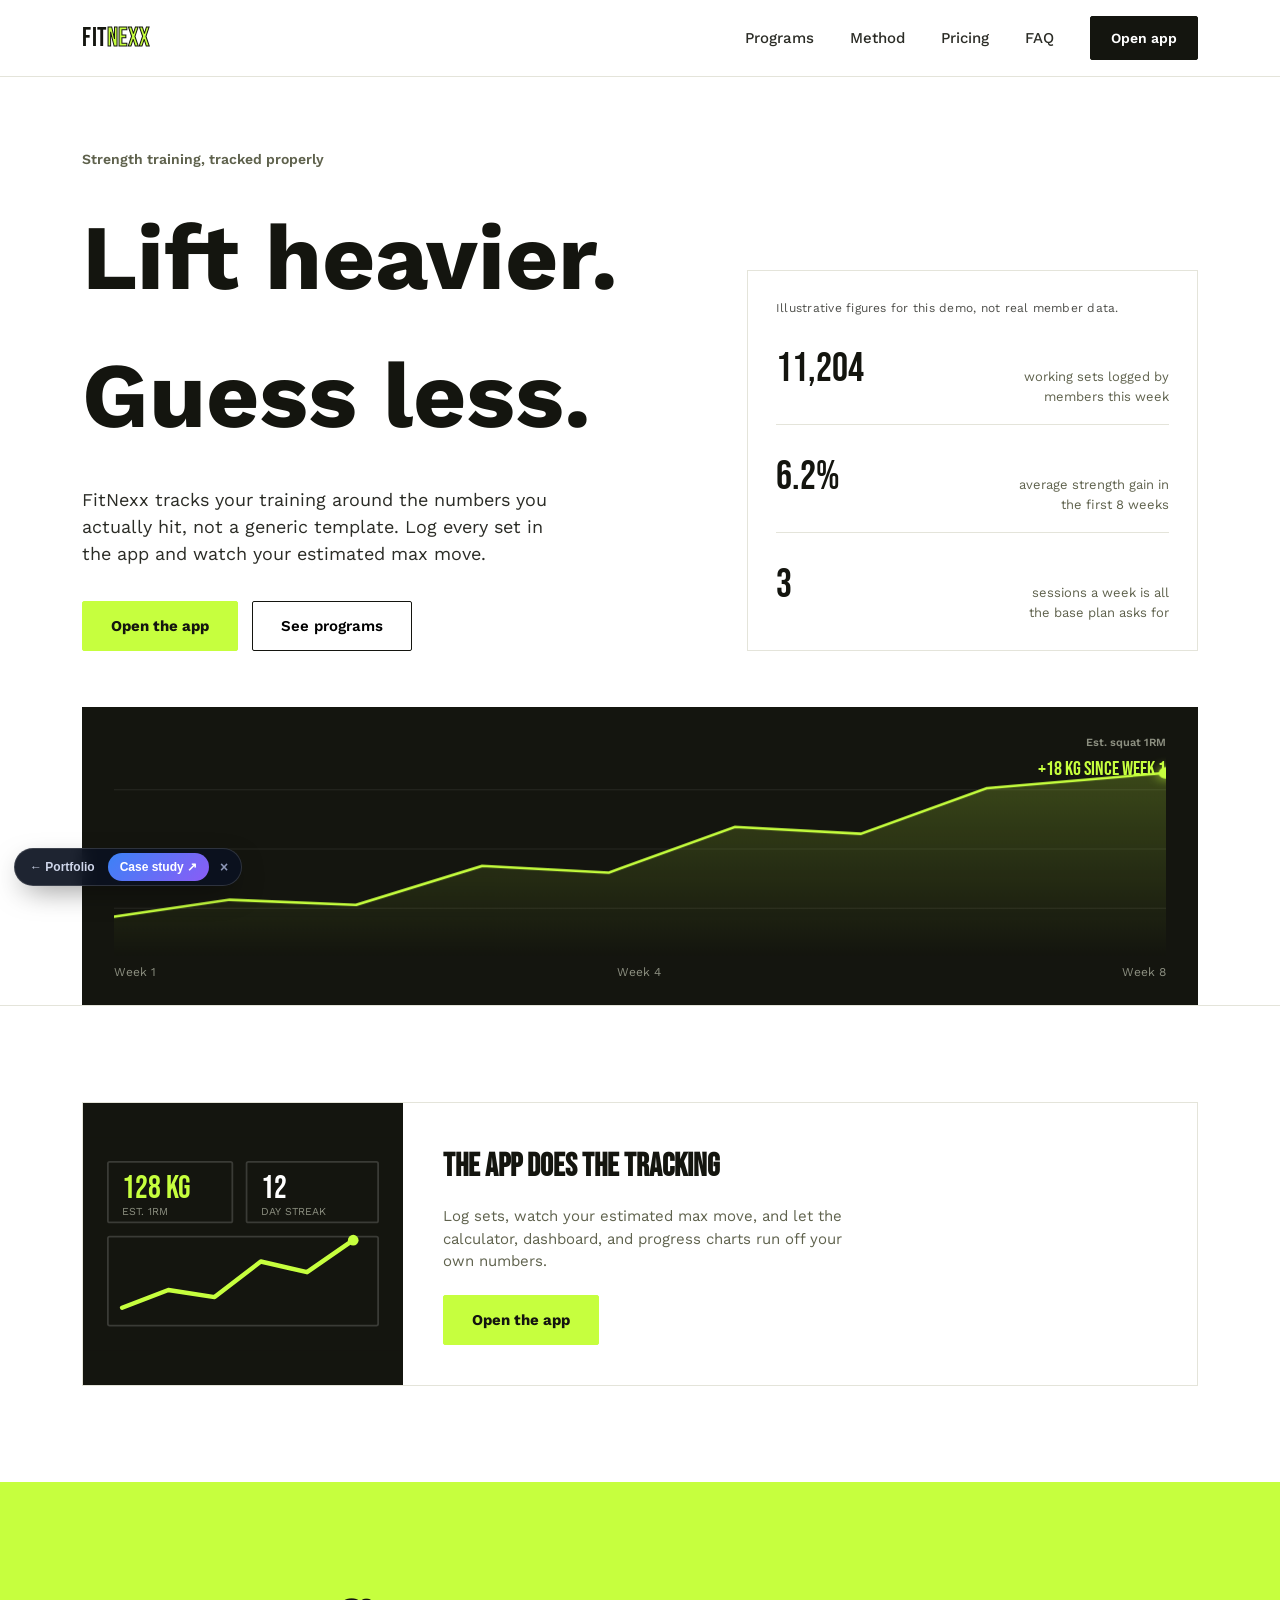
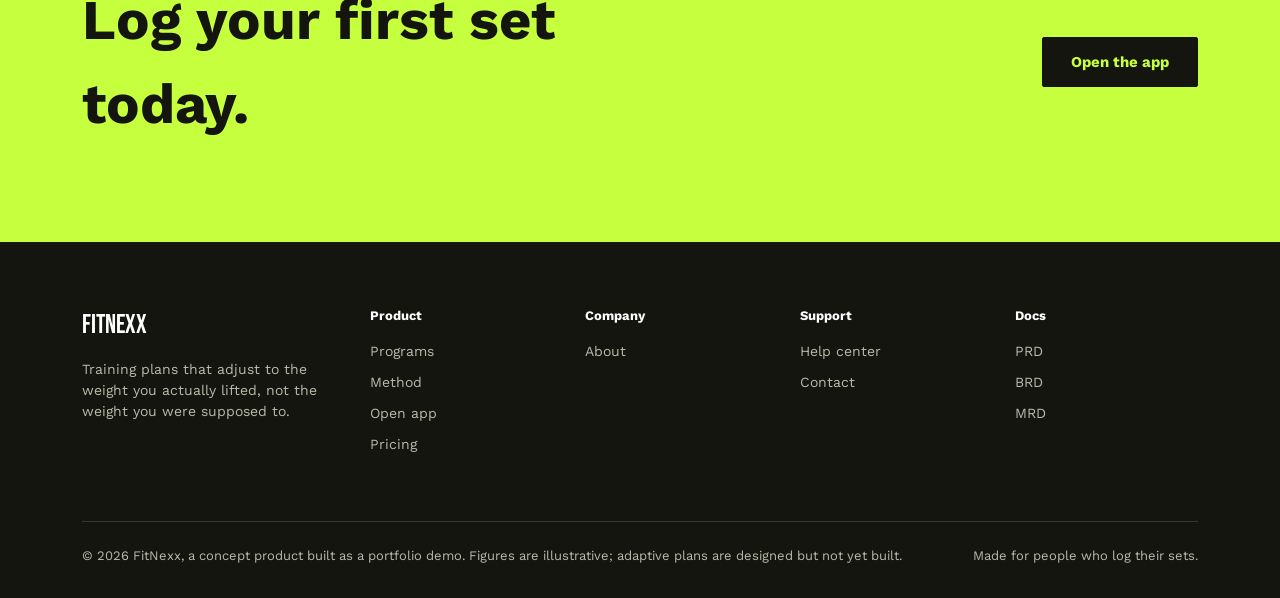
<file: index.html>
<!DOCTYPE html>
<html lang="en">
<head>
<meta charset="UTF-8">
<!-- Google tag (gtag.js) -->
<script async src="https://www.googletagmanager.com/gtag/js?id=G-W1S3EQ0SZY"></script>
<script>
  window.dataLayer = window.dataLayer || [];
  function gtag(){dataLayer.push(arguments);}
  gtag('js', new Date());
  gtag('config', 'G-W1S3EQ0SZY');
</script>
<meta name="viewport" content="width=device-width, initial-scale=1.0">
<title>FitNexx — Strength training, tracked set by set | Pryank Wadhera</title>
<link rel="canonical" href="https://pryank18.github.io/fitnexx/">
<meta property="og:type" content="website">
<meta property="og:url" content="https://pryank18.github.io/fitnexx/">
<meta property="og:title" content="FitNexx — Strength training, tracked set by set | Pryank Wadhera">
<meta property="og:description" content="Log every set, see your estimated max and track strength lift by lift.">
<meta property="og:image" content="https://pryank18.github.io/assets/og/fitnexx.jpg">
<meta property="og:image:type" content="image/jpeg">
<meta property="og:image:width" content="1200">
<meta property="og:image:height" content="630">
<meta name="twitter:card" content="summary_large_image">
<meta name="twitter:title" content="FitNexx — Strength training, tracked set by set | Pryank Wadhera">
<meta name="twitter:description" content="Log every set, see your estimated max and track strength lift by lift.">
<meta name="twitter:image" content="https://pryank18.github.io/assets/og/fitnexx.jpg">
<meta name="description" content="Log every set, see your estimated max and track strength lift by lift.">
<link rel="preconnect" href="https://fonts.googleapis.com">
<link rel="preconnect" href="https://fonts.gstatic.com" crossorigin>
<link href="https://fonts.googleapis.com/css2?family=Bebas+Neue&family=Work+Sans:wght@400;500;600;700&display=swap" rel="stylesheet">
<link rel="stylesheet" href="styles.css">
</head>
<body>
  <header class="site-header">
    <nav class="wrap">
      <a href="index.html" class="logo">FIT<span>NEXX</span></a>
      <div class="navlinks">
        <a href="programs.html">Programs</a>
        <a href="method.html">Method</a>
        <a href="pricing.html">Pricing</a>
        <a href="faq.html">FAQ</a>
        <a href="app-dashboard.html" class="nav-cta">Open app</a>
      </div>
    </nav>
  </header>

  <section class="hero">
    <div class="wrap">
      <div class="hero-grid">
        <div>
          <div class="hero-eyebrow">Strength training, tracked properly</div>
          <h1 class="hero-head">Lift heavier.<br>Guess less.</h1>
          <p class="hero-sub">FitNexx tracks your training around the numbers you actually hit, not a generic template. Log every set in the app and watch your estimated max move.</p>
          <div class="hero-actions">
            <a href="app-dashboard.html"><button class="btn-primary">Open the app</button></a>
            <a href="programs.html"><button class="btn-secondary">See programs</button></a>
          </div>
        </div>
        <div class="hero-panel">
          <p class="hero-stat-note">Illustrative figures for this demo, not real member data.</p>
          <div class="hero-stat-row">
            <div class="hero-stat-num" data-countup="11204" data-format="comma">0</div>
            <div class="hero-stat-label">working sets logged by members this week</div>
          </div>
          <div class="hero-stat-row">
            <div class="hero-stat-num" data-countup="6.2" data-format="decimal" data-suffix="%">0%</div>
            <div class="hero-stat-label">average strength gain in the first 8 weeks</div>
          </div>
          <div class="hero-stat-row">
            <div class="hero-stat-num" data-countup="3" data-format="int">0</div>
            <div class="hero-stat-label">sessions a week is all the base plan asks for</div>
          </div>
        </div>
      </div>
      <div class="hero-chart-panel" aria-hidden="true">
        <svg class="hero-chart-svg" viewBox="0 0 1000 260" preserveAspectRatio="none">
          <defs>
            <linearGradient id="chartFade" x1="0" y1="0" x2="0" y2="1">
              <stop offset="0%" stop-color="#C6FF3E" stop-opacity="0.22"/>
              <stop offset="100%" stop-color="#C6FF3E" stop-opacity="0"/>
            </linearGradient>
          </defs>
          <line x1="0" y1="60" x2="1000" y2="60" stroke="rgba(255,255,255,0.08)"/>
          <line x1="0" y1="130" x2="1000" y2="130" stroke="rgba(255,255,255,0.08)"/>
          <line x1="0" y1="200" x2="1000" y2="200" stroke="rgba(255,255,255,0.08)"/>
          <path class="hero-chart-fill" d="M0,210 L110,190 L230,196 L350,150 L470,158 L590,104 L710,112 L830,58 L1000,40 L1000,260 L0,260 Z" fill="url(#chartFade)"/>
          <path class="hero-chart-line" d="M0,210 L110,190 L230,196 L350,150 L470,158 L590,104 L710,112 L830,58 L1000,40" fill="none" stroke="#C6FF3E" stroke-width="3" stroke-linecap="round" stroke-linejoin="round"/>
          <circle class="hero-chart-dot" cx="1000" cy="40" r="7" fill="#C6FF3E"/>
        </svg>
        <div class="hero-chart-labels">
          <span>Week 1</span><span>Week 4</span><span>Week 8</span>
        </div>
        <div class="hero-chart-callout">
          <span class="hero-chart-callout-lbl">Est. squat 1RM</span>
          <span class="hero-chart-callout-val">+18 kg since week 1</span>
        </div>
      </div>
    </div>
  </section>

  <section>
    <div class="wrap">
      <div class="app-teaser">
        <svg class="app-teaser-graphic" viewBox="0 0 180 120" aria-hidden="true">
          <rect x="0" y="0" width="180" height="120" fill="var(--ink)"/>
          <rect x="14" y="14" width="70" height="34" rx="1" fill="none" stroke="rgba(255,255,255,0.16)"/>
          <text x="22" y="34" font-family="Bebas Neue" font-size="18" fill="var(--volt)">128 kg</text>
          <text x="22" y="44" font-family="Work Sans" font-size="6" fill="#8C8F80">EST. 1RM</text>
          <rect x="92" y="14" width="74" height="34" rx="1" fill="none" stroke="rgba(255,255,255,0.16)"/>
          <text x="100" y="34" font-family="Bebas Neue" font-size="18" fill="#FFFFFF">12</text>
          <text x="100" y="44" font-family="Work Sans" font-size="6" fill="#8C8F80">DAY STREAK</text>
          <rect x="14" y="56" width="152" height="50" rx="1" fill="none" stroke="rgba(255,255,255,0.16)"/>
          <path d="M22,96 L48,86 L74,90 L100,70 L126,76 L152,58" fill="none" stroke="var(--volt)" stroke-width="2.5" stroke-linecap="round" stroke-linejoin="round"/>
          <circle cx="152" cy="58" r="3" fill="var(--volt)"/>
        </svg>
        <div class="app-teaser-copy">
          <h3>The app does the tracking</h3>
          <p>Log sets, watch your estimated max move, and let the calculator, dashboard, and progress charts run off your own numbers.</p>
          <a href="app-dashboard.html"><button class="btn-primary">Open the app</button></a>
        </div>
      </div>
    </div>
  </section>

  <section class="cta">
    <div class="wrap cta-inner">
      <h2>Log your first set today.</h2>
      <a href="app-dashboard.html"><button class="btn-primary" style="background:var(--ink);color:var(--volt);border-color:var(--ink);">Open the app</button></a>
    </div>
  </section>

  <footer>
    <div class="wrap">
      <div class="foot-grid">
        <div>
          <div class="foot-logo">FITNEXX</div>
          <p style="font-size:14px;max-width:260px;">Training plans that adjust to the weight you actually lifted, not the weight you were supposed to.</p>
        </div>
        <div>
          <h5>Product</h5>
          <ul>
            <li><a href="programs.html">Programs</a></li>
            <li><a href="method.html">Method</a></li>
            <li><a href="app-dashboard.html">Open app</a></li>
            <li><a href="pricing.html">Pricing</a></li>
          </ul>
        </div>
        <div>
          <h5>Company</h5>
          <ul>
            <li><a href="method.html">About</a></li>
          </ul>
        </div>
        <div>
          <h5>Support</h5>
          <ul>
            <li><a href="faq.html">Help center</a></li>
            <li><a href="https://pryank18.github.io/#contact">Contact</a></li>
          </ul>
        </div>
        <div>
          <h5>Docs</h5>
          <ul>
            <li><a href="https://github.com/pryank18/fitnexx/blob/main/FitNexx_PRD.md">PRD</a></li>
            <li><a href="https://github.com/pryank18/fitnexx/blob/main/FitNexx_BRD.md">BRD</a></li>
            <li><a href="https://github.com/pryank18/fitnexx/blob/main/FitNexx_MRD.md">MRD</a></li>
          </ul>
        </div>
      </div>
      <div class="foot-bottom">
        <span>© 2026 FitNexx, a concept product built as a portfolio demo. Figures are illustrative; adaptive plans are designed but not yet built.</span>
        <span>Made for people who log their sets.</span>
      </div>
    </div>
  </footer>
<script src="app.js"></script>
<!-- portfolio-bar: links back to hub + Notion case study -->
<div id="pw-portfolio-bar" style="position:fixed;left:14px;bottom:14px;z-index:2147483000;display:flex;align-items:center;gap:2px;padding:4px;border-radius:999px;background:rgba(11,18,32,.92);border:1px solid rgba(255,255,255,.14);box-shadow:0 10px 30px -10px rgba(0,0,0,.6);font:600 12px/1 -apple-system,BlinkMacSystemFont,'Segoe UI',Inter,sans-serif;backdrop-filter:blur(8px);-webkit-backdrop-filter:blur(8px)">
  <a href="https://pryank18.github.io/" style="color:#cfd6ea;text-decoration:none;padding:8px 11px;border-radius:999px" title="All projects by Pryank Wadhera">&larr; Portfolio</a>
  <a href="https://fern-appliance-85f.notion.site/3ecefd17b766812b9266c7de2fd7d751" target="_blank" rel="noopener" style="color:#fff;text-decoration:none;padding:8px 12px;border-radius:999px;background:linear-gradient(135deg,#3b82f6,#8b5cf6)" title="Read the product case study on Notion">Case study &#8599;</a>
  <button type="button" aria-label="Hide" onclick="this.parentNode.style.display='none'" style="all:unset;cursor:pointer;color:#8d97b8;padding:6px 9px;font-size:14px">&times;</button>
</div>
</body>
</html>
</file>
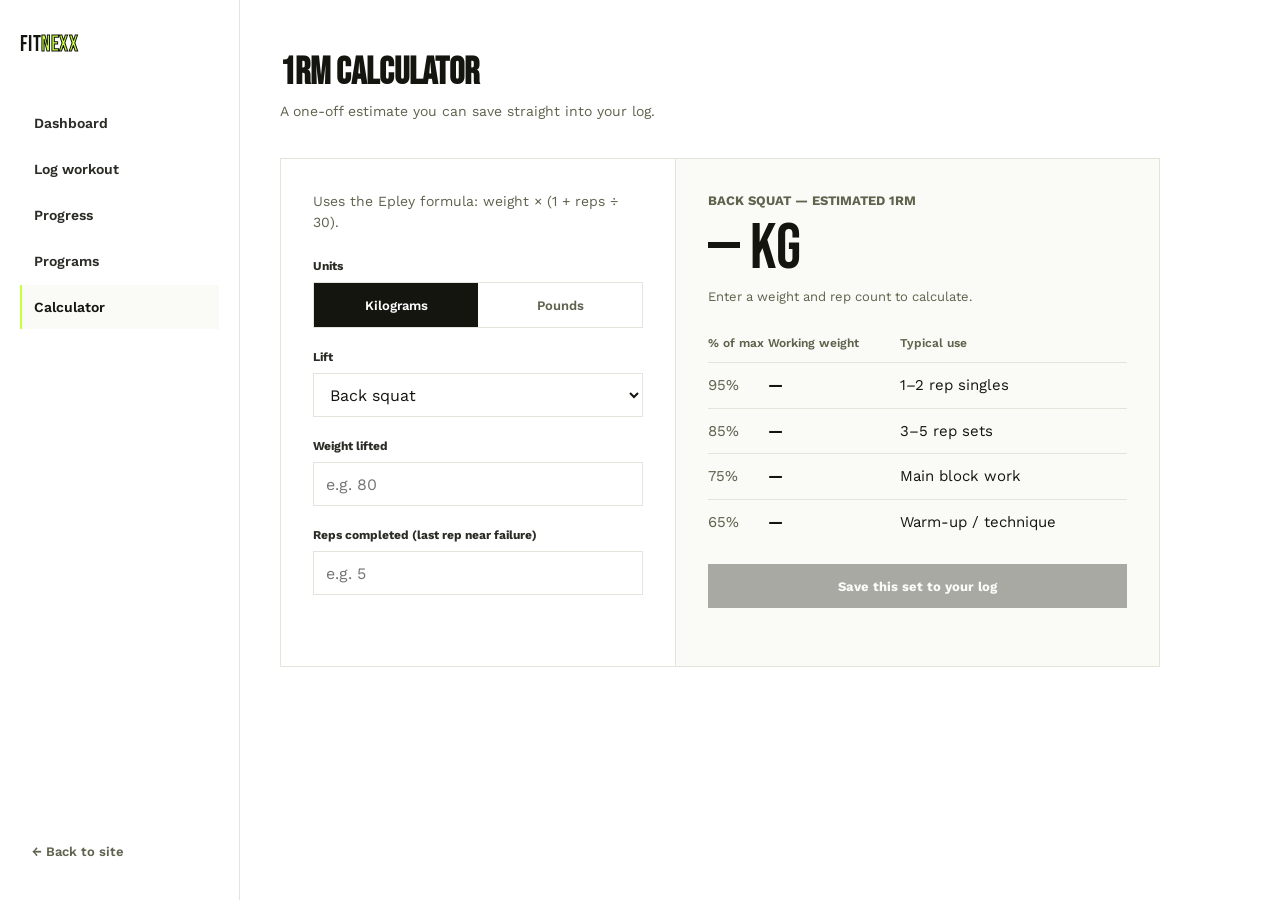
<file: app-calculator.html>
<!DOCTYPE html>
<html lang="en">
<head>
<meta charset="UTF-8">
<!-- Google tag (gtag.js) -->
<script async src="https://www.googletagmanager.com/gtag/js?id=G-W1S3EQ0SZY"></script>
<script>
  window.dataLayer = window.dataLayer || [];
  function gtag(){dataLayer.push(arguments);}
  gtag('js', new Date());
  gtag('config', 'G-W1S3EQ0SZY');
</script>
<meta name="viewport" content="width=device-width, initial-scale=1.0">
<title>Calculator — FitNexx</title>
<meta name="description" content="1RM calculator for FitNexx.">
<link rel="preconnect" href="https://fonts.googleapis.com">
<link rel="preconnect" href="https://fonts.gstatic.com" crossorigin>
<link href="https://fonts.googleapis.com/css2?family=Bebas+Neue&family=Work+Sans:wght@400;500;600;700&display=swap" rel="stylesheet">
<link rel="stylesheet" href="styles.css">
</head>
<body>
  <div class="app-shell">
  <aside class="app-sidebar">
    <div class="app-logo-row">
      <a href="app-dashboard.html" class="logo">FIT<span>NEXX</span></a>
    </div>
    <ul class="app-nav">
      <li><a href="app-dashboard.html">Dashboard</a></li>
      <li><a href="app-log.html">Log workout</a></li>
      <li><a href="app-progress.html">Progress</a></li>
      <li><a href="app-programs.html">Programs</a></li>
      <li><a href="app-calculator.html" class="active">Calculator</a></li>
    </ul>
    <a href="index.html" class="app-back">← Back to site</a>
  </aside>
    <main class="app-main">
      <div class="app-view-head">
        <div>
          <h2>1RM calculator</h2>
          <p>A one-off estimate you can save straight into your log.</p>
        </div>
      </div>

      <div class="calc-wrap">
        <div class="calc-form">
          <p>Uses the Epley formula: weight × (1 + reps ÷ 30).</p>

          <div class="field" style="margin-bottom:20px;">
            <label for="unit">Units</label>
            <div class="unit-toggle" role="group" aria-label="Units">
              <button type="button" id="unit-kg" class="active">Kilograms</button>
              <button type="button" id="unit-lb">Pounds</button>
            </div>
          </div>

          <div class="field" style="margin-bottom:20px;">
            <label for="calc-lift">Lift</label>
            <select id="calc-lift">
              <option>Back squat</option>
              <option>Bench press</option>
              <option>Deadlift</option>
              <option>Overhead press</option>
            </select>
          </div>

          <div class="field" style="margin-bottom:20px;">
            <label for="calc-weight">Weight lifted</label>
            <input type="number" id="calc-weight" inputmode="decimal" placeholder="e.g. 80" min="0" step="0.5">
          </div>

          <div class="field">
            <label for="calc-reps">Reps completed (last rep near failure)</label>
            <input type="number" id="calc-reps" inputmode="numeric" placeholder="e.g. 5" min="1" max="15" step="1">
          </div>
        </div>

        <div class="calc-results">
          <h4 id="rm-lift-label">BACK SQUAT — ESTIMATED 1RM</h4>
          <div class="onerm-value" id="onerm-out">— kg</div>
          <div class="onerm-sub" id="onerm-note">Enter a weight and rep count to calculate.</div>

          <table class="pct-table">
            <thead><tr><th>% of max</th><th>Working weight</th><th>Typical use</th></tr></thead>
            <tbody id="pct-body">
              <tr><td class="pct">95%</td><td class="wt">—</td><td>1–2 rep singles</td></tr>
              <tr><td class="pct">85%</td><td class="wt">—</td><td>3–5 rep sets</td></tr>
              <tr><td class="pct">75%</td><td class="wt">—</td><td>Main block work</td></tr>
              <tr><td class="pct">65%</td><td class="wt">—</td><td>Warm-up / technique</td></tr>
            </tbody>
          </table>

          <button class="calc-save-btn" id="calc-save-btn" disabled>Save this set to your log</button>
          <div class="save-confirm" id="calc-save-confirm"></div>
        </div>
      </div>
    </main>
  </div>
<script src="app.js"></script>
</body>
</html>
</file>
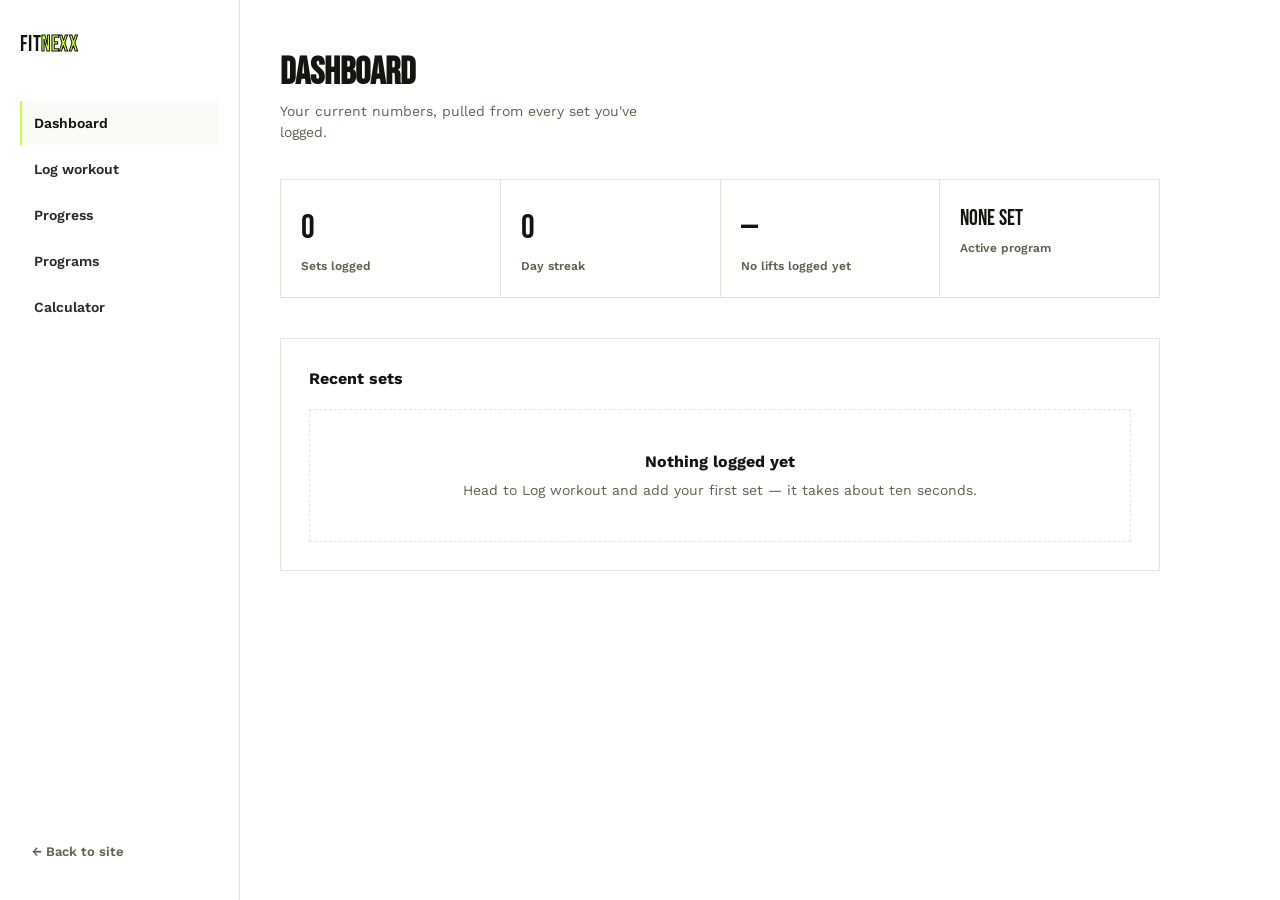
<file: app-dashboard.html>
<!DOCTYPE html>
<html lang="en">
<head>
<meta charset="UTF-8">
<!-- Google tag (gtag.js) -->
<script async src="https://www.googletagmanager.com/gtag/js?id=G-W1S3EQ0SZY"></script>
<script>
  window.dataLayer = window.dataLayer || [];
  function gtag(){dataLayer.push(arguments);}
  gtag('js', new Date());
  gtag('config', 'G-W1S3EQ0SZY');
</script>
<meta name="viewport" content="width=device-width, initial-scale=1.0">
<title>Dashboard — FitNexx</title>
<meta name="description" content="Your FitNexx training dashboard.">
<link rel="preconnect" href="https://fonts.googleapis.com">
<link rel="preconnect" href="https://fonts.gstatic.com" crossorigin>
<link href="https://fonts.googleapis.com/css2?family=Bebas+Neue&family=Work+Sans:wght@400;500;600;700&display=swap" rel="stylesheet">
<link rel="stylesheet" href="styles.css">
</head>
<body>
  <div class="app-shell">
  <aside class="app-sidebar">
    <div class="app-logo-row">
      <a href="app-dashboard.html" class="logo">FIT<span>NEXX</span></a>
    </div>
    <ul class="app-nav">
      <li><a href="app-dashboard.html" class="active">Dashboard</a></li>
      <li><a href="app-log.html">Log workout</a></li>
      <li><a href="app-progress.html">Progress</a></li>
      <li><a href="app-programs.html">Programs</a></li>
      <li><a href="app-calculator.html">Calculator</a></li>
    </ul>
    <a href="index.html" class="app-back">← Back to site</a>
  </aside>
    <main class="app-main">
      <div class="app-view-head">
        <div>
          <h2>Dashboard</h2>
          <p>Your current numbers, pulled from every set you've logged.</p>
        </div>
      </div>

      <div class="stat-cards" id="dash-stat-cards"></div>

      <div class="panel">
        <h3>Recent sets</h3>
        <div id="dash-recent"></div>
      </div>
    </main>
  </div>
<script src="app.js"></script>
</body>
</html>
</file>
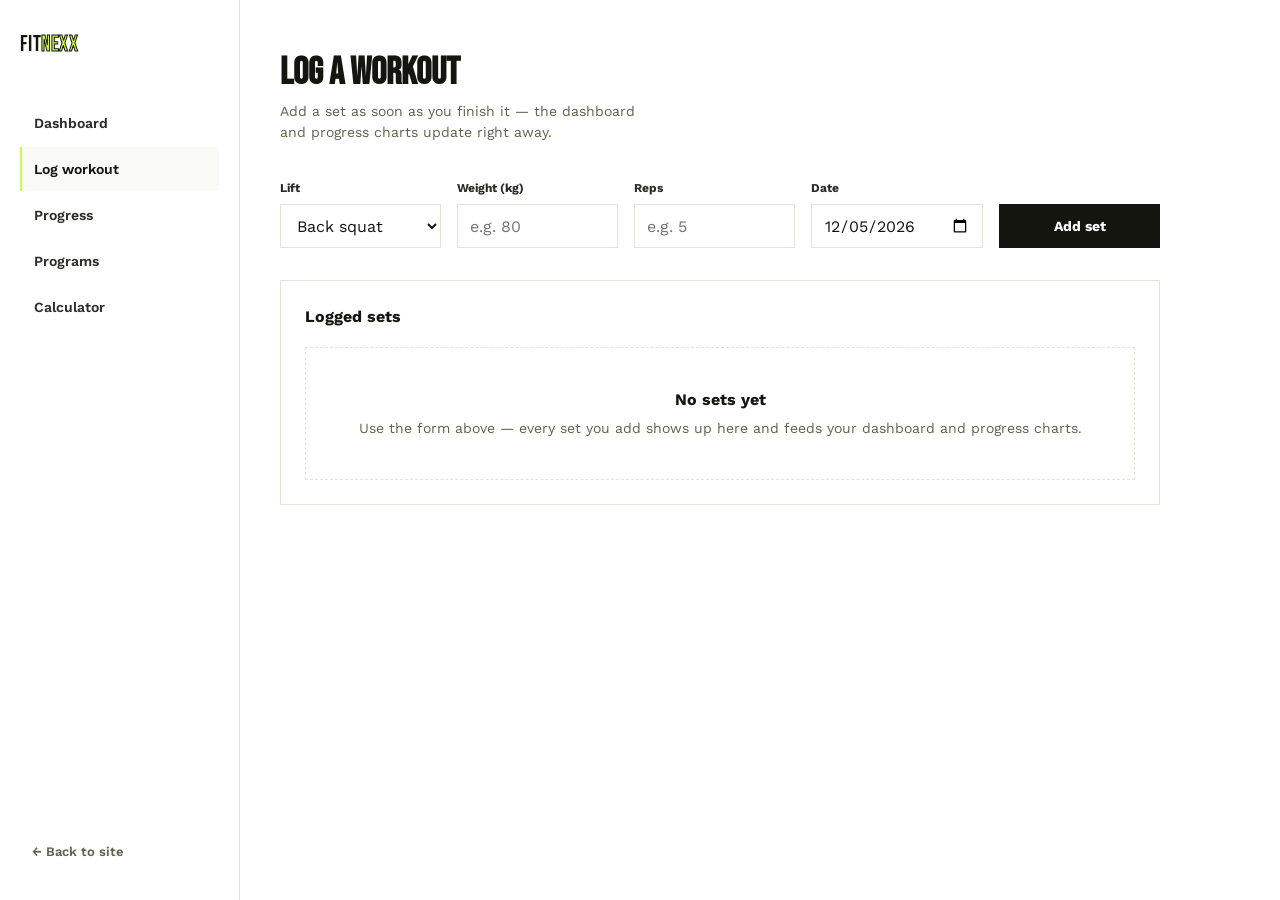
<file: app-log.html>
<!DOCTYPE html>
<html lang="en">
<head>
<meta charset="UTF-8">
<!-- Google tag (gtag.js) -->
<script async src="https://www.googletagmanager.com/gtag/js?id=G-W1S3EQ0SZY"></script>
<script>
  window.dataLayer = window.dataLayer || [];
  function gtag(){dataLayer.push(arguments);}
  gtag('js', new Date());
  gtag('config', 'G-W1S3EQ0SZY');
</script>
<meta name="viewport" content="width=device-width, initial-scale=1.0">
<title>Log workout — FitNexx</title>
<meta name="description" content="Log a set and see it added to your FitNexx history.">
<link rel="preconnect" href="https://fonts.googleapis.com">
<link rel="preconnect" href="https://fonts.gstatic.com" crossorigin>
<link href="https://fonts.googleapis.com/css2?family=Bebas+Neue&family=Work+Sans:wght@400;500;600;700&display=swap" rel="stylesheet">
<link rel="stylesheet" href="styles.css">
</head>
<body>
  <div class="app-shell">
  <aside class="app-sidebar">
    <div class="app-logo-row">
      <a href="app-dashboard.html" class="logo">FIT<span>NEXX</span></a>
    </div>
    <ul class="app-nav">
      <li><a href="app-dashboard.html">Dashboard</a></li>
      <li><a href="app-log.html" class="active">Log workout</a></li>
      <li><a href="app-progress.html">Progress</a></li>
      <li><a href="app-programs.html">Programs</a></li>
      <li><a href="app-calculator.html">Calculator</a></li>
    </ul>
    <a href="index.html" class="app-back">← Back to site</a>
  </aside>
    <main class="app-main">
      <div class="app-view-head">
        <div>
          <h2>Log a workout</h2>
          <p>Add a set as soon as you finish it — the dashboard and progress charts update right away.</p>
        </div>
      </div>

      <form class="log-form" id="log-form">
        <div class="field">
          <label for="log-lift">Lift</label>
          <select id="log-lift">
            <option>Back squat</option>
            <option>Bench press</option>
            <option>Deadlift</option>
            <option>Overhead press</option>
          </select>
        </div>
        <div class="field">
          <label for="log-weight">Weight (kg)</label>
          <input type="number" id="log-weight" min="0" step="0.5" placeholder="e.g. 80" required>
        </div>
        <div class="field">
          <label for="log-reps">Reps</label>
          <input type="number" id="log-reps" min="1" max="20" step="1" placeholder="e.g. 5" required>
        </div>
        <div class="field">
          <label for="log-date">Date</label>
          <input type="date" id="log-date" required>
        </div>
        <button type="submit" class="log-add-btn">Add set</button>
      </form>

      <div class="panel" style="padding:0;overflow-x:auto;">
        <div style="padding:24px 24px 0 24px;">
          <h3>Logged sets</h3>
        </div>
        <div style="padding:0 24px 24px 24px;">
          <div id="log-table-wrap"></div>
        </div>
      </div>
    </main>
  </div>
<script src="app.js"></script>
</body>
</html>
</file>
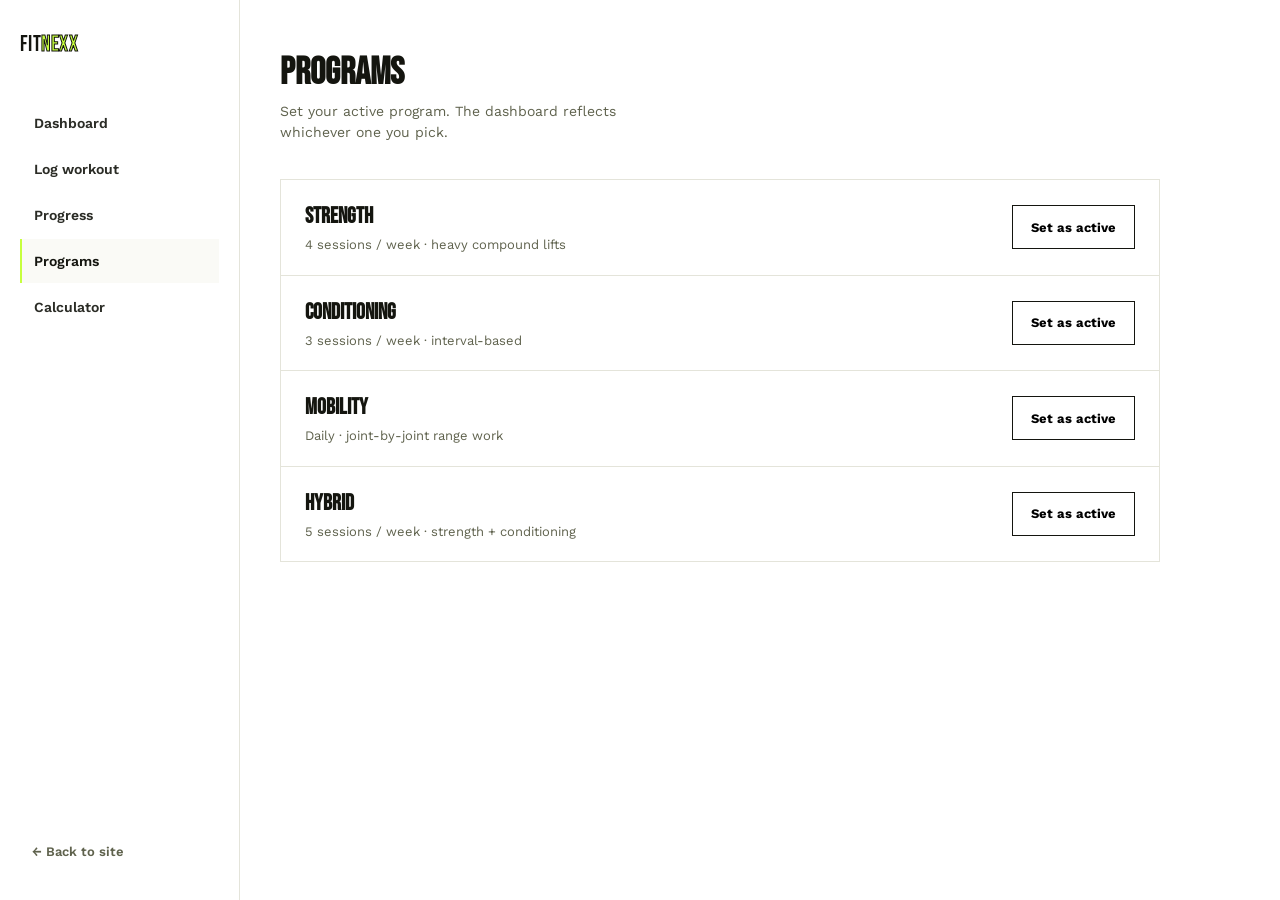
<file: app-programs.html>
<!DOCTYPE html>
<html lang="en">
<head>
<meta charset="UTF-8">
<!-- Google tag (gtag.js) -->
<script async src="https://www.googletagmanager.com/gtag/js?id=G-W1S3EQ0SZY"></script>
<script>
  window.dataLayer = window.dataLayer || [];
  function gtag(){dataLayer.push(arguments);}
  gtag('js', new Date());
  gtag('config', 'G-W1S3EQ0SZY');
</script>
<meta name="viewport" content="width=device-width, initial-scale=1.0">
<title>Programs — FitNexx</title>
<meta name="description" content="Set your active FitNexx training program.">
<link rel="preconnect" href="https://fonts.googleapis.com">
<link rel="preconnect" href="https://fonts.gstatic.com" crossorigin>
<link href="https://fonts.googleapis.com/css2?family=Bebas+Neue&family=Work+Sans:wght@400;500;600;700&display=swap" rel="stylesheet">
<link rel="stylesheet" href="styles.css">
</head>
<body>
  <div class="app-shell">
  <aside class="app-sidebar">
    <div class="app-logo-row">
      <a href="app-dashboard.html" class="logo">FIT<span>NEXX</span></a>
    </div>
    <ul class="app-nav">
      <li><a href="app-dashboard.html">Dashboard</a></li>
      <li><a href="app-log.html">Log workout</a></li>
      <li><a href="app-progress.html">Progress</a></li>
      <li><a href="app-programs.html" class="active">Programs</a></li>
      <li><a href="app-calculator.html">Calculator</a></li>
    </ul>
    <a href="index.html" class="app-back">← Back to site</a>
  </aside>
    <main class="app-main">
      <div class="app-view-head">
        <div>
          <h2>Programs</h2>
          <p>Set your active program. The dashboard reflects whichever one you pick.</p>
        </div>
      </div>
      <div class="program-list" id="program-list"></div>
    </main>
  </div>
<script src="app.js"></script>
</body>
</html>
</file>
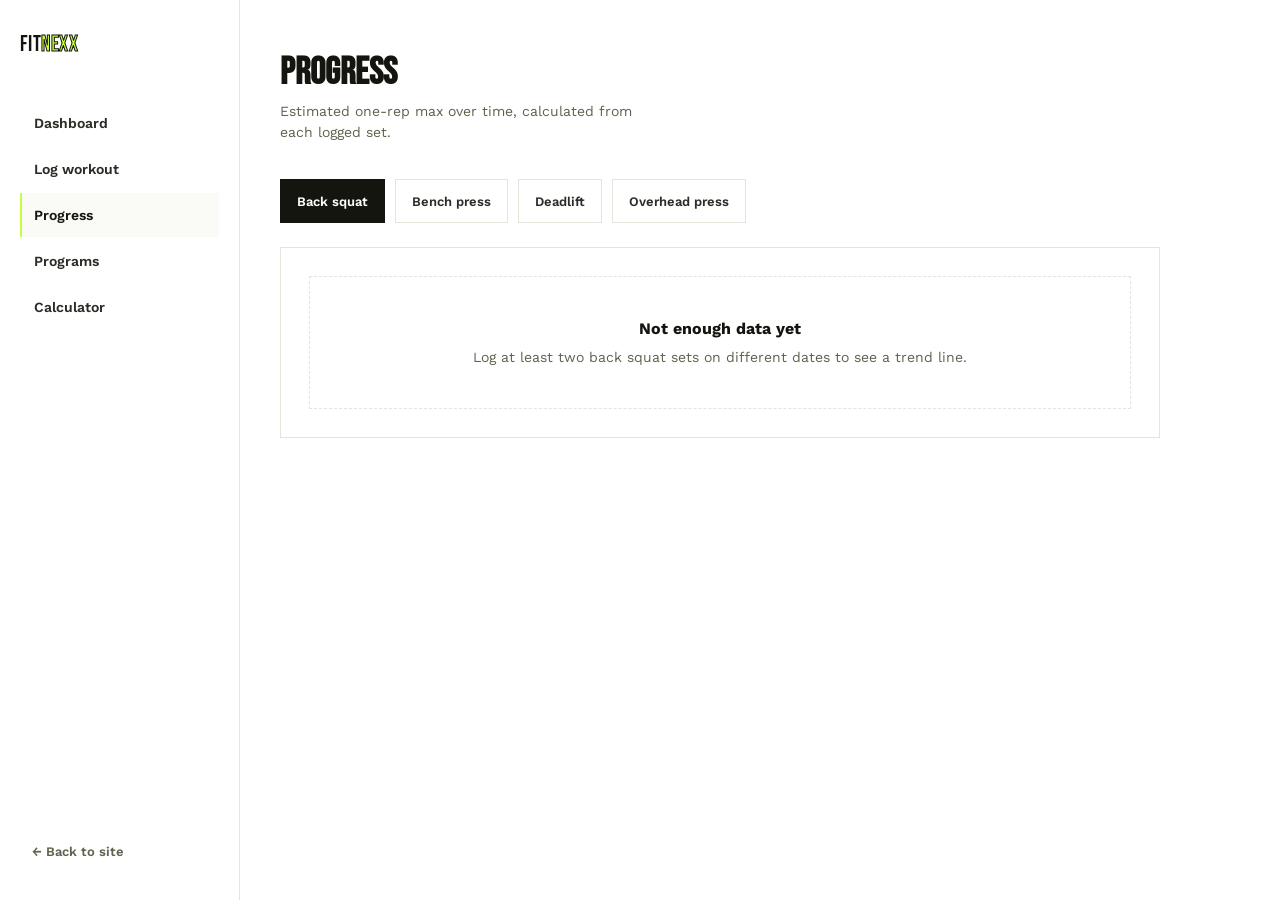
<file: app-progress.html>
<!DOCTYPE html>
<html lang="en">
<head>
<meta charset="UTF-8">
<!-- Google tag (gtag.js) -->
<script async src="https://www.googletagmanager.com/gtag/js?id=G-W1S3EQ0SZY"></script>
<script>
  window.dataLayer = window.dataLayer || [];
  function gtag(){dataLayer.push(arguments);}
  gtag('js', new Date());
  gtag('config', 'G-W1S3EQ0SZY');
</script>
<meta name="viewport" content="width=device-width, initial-scale=1.0">
<title>Progress — FitNexx</title>
<meta name="description" content="Your estimated one-rep max trend over time.">
<link rel="preconnect" href="https://fonts.googleapis.com">
<link rel="preconnect" href="https://fonts.gstatic.com" crossorigin>
<link href="https://fonts.googleapis.com/css2?family=Bebas+Neue&family=Work+Sans:wght@400;500;600;700&display=swap" rel="stylesheet">
<link rel="stylesheet" href="styles.css">
</head>
<body>
  <div class="app-shell">
  <aside class="app-sidebar">
    <div class="app-logo-row">
      <a href="app-dashboard.html" class="logo">FIT<span>NEXX</span></a>
    </div>
    <ul class="app-nav">
      <li><a href="app-dashboard.html">Dashboard</a></li>
      <li><a href="app-log.html">Log workout</a></li>
      <li><a href="app-progress.html" class="active">Progress</a></li>
      <li><a href="app-programs.html">Programs</a></li>
      <li><a href="app-calculator.html">Calculator</a></li>
    </ul>
    <a href="index.html" class="app-back">← Back to site</a>
  </aside>
    <main class="app-main">
      <div class="app-view-head">
        <div>
          <h2>Progress</h2>
          <p>Estimated one-rep max over time, calculated from each logged set.</p>
        </div>
      </div>
      <div class="lift-select-row" id="progress-lift-chips"></div>
      <div class="panel">
        <div class="chart-wrap" id="progress-chart-wrap"></div>
      </div>
    </main>
  </div>
<script src="app.js"></script>
</body>
</html>
</file>
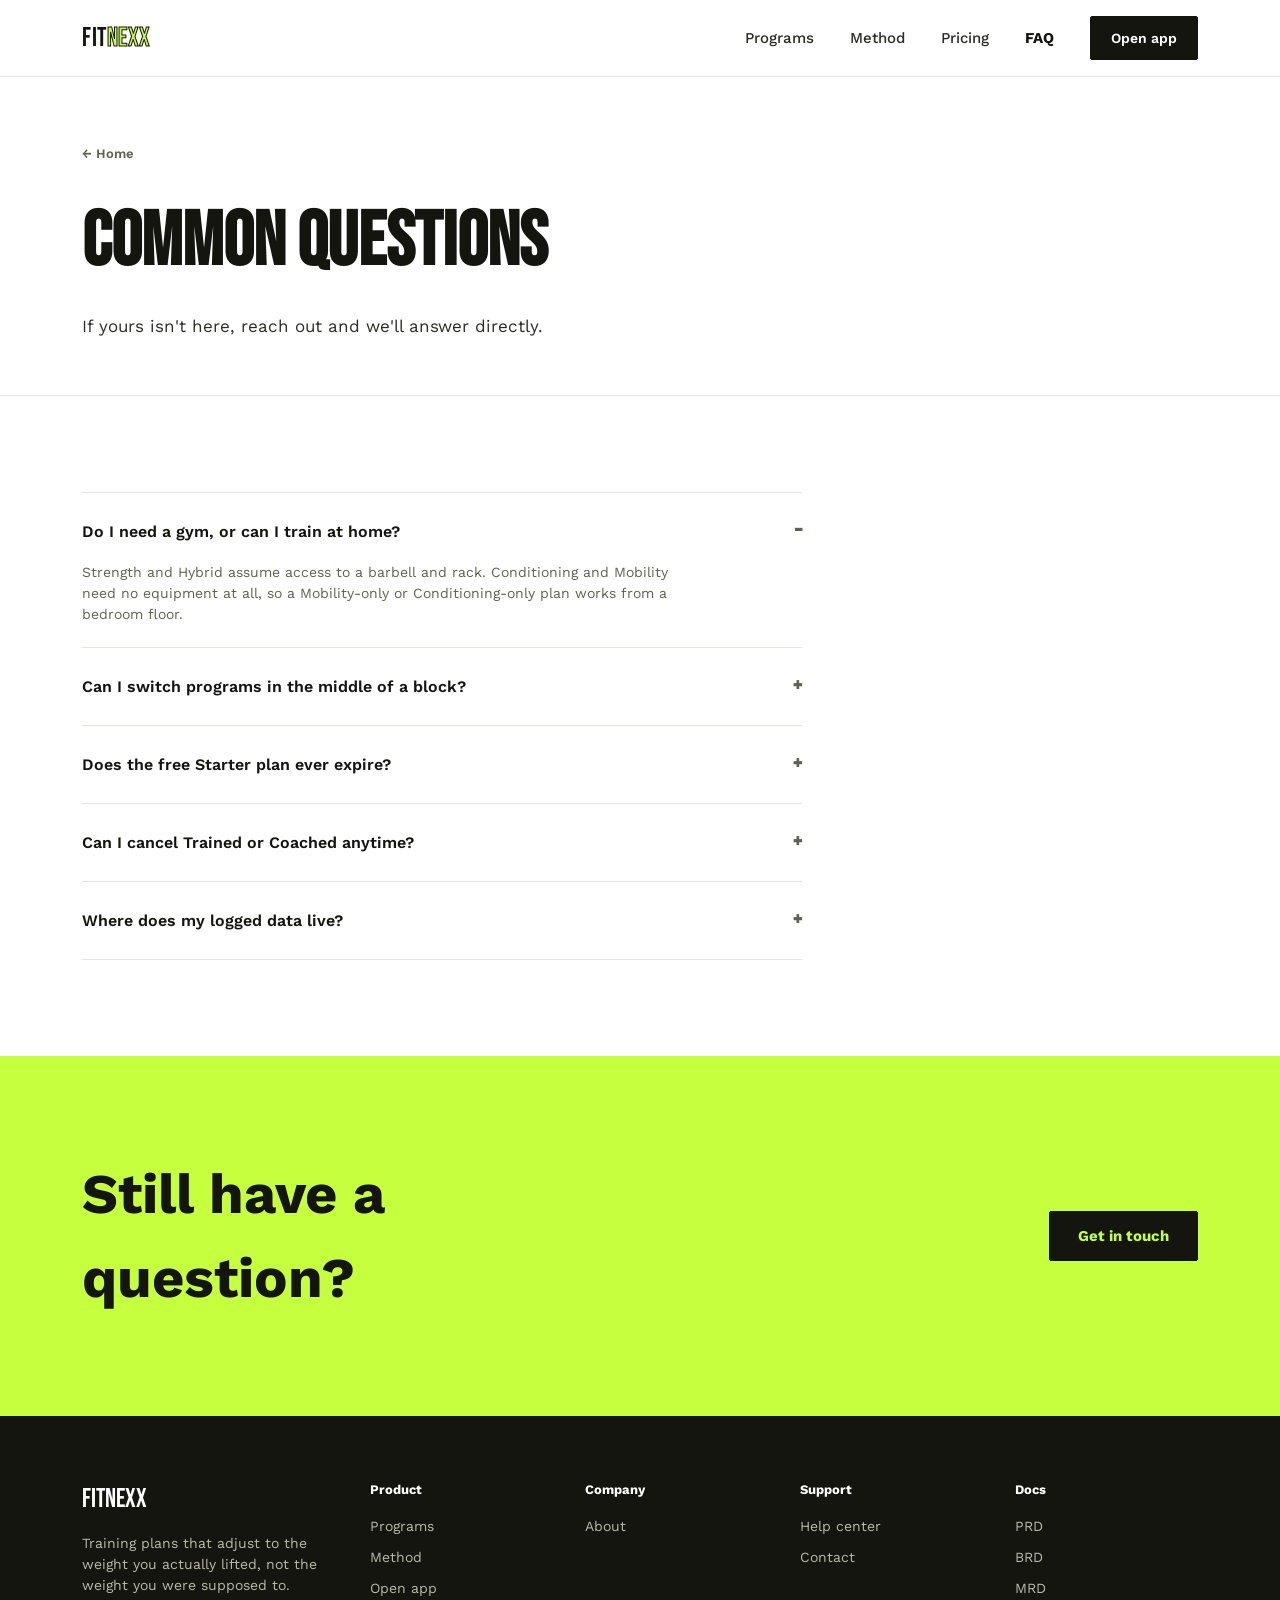
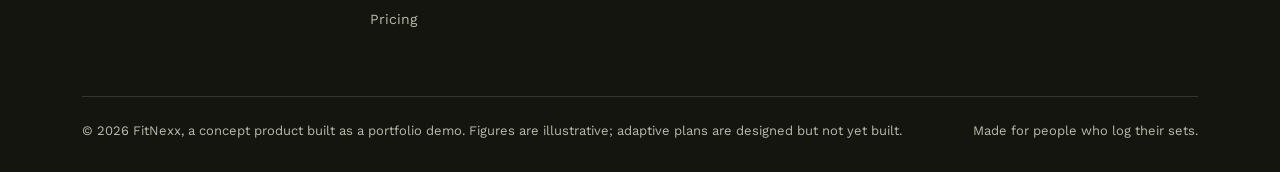
<file: faq.html>
<!DOCTYPE html>
<html lang="en">
<head>
<meta charset="UTF-8">
<!-- Google tag (gtag.js) -->
<script async src="https://www.googletagmanager.com/gtag/js?id=G-W1S3EQ0SZY"></script>
<script>
  window.dataLayer = window.dataLayer || [];
  function gtag(){dataLayer.push(arguments);}
  gtag('js', new Date());
  gtag('config', 'G-W1S3EQ0SZY');
</script>
<meta name="viewport" content="width=device-width, initial-scale=1.0">
<title>FAQ — FitNexx</title>
<meta name="description" content="Answers to common questions about FitNexx programs, pricing, and data.">
<link rel="preconnect" href="https://fonts.googleapis.com">
<link rel="preconnect" href="https://fonts.gstatic.com" crossorigin>
<link href="https://fonts.googleapis.com/css2?family=Bebas+Neue&family=Work+Sans:wght@400;500;600;700&display=swap" rel="stylesheet">
<link rel="stylesheet" href="styles.css">
</head>
<body>
  <header class="site-header">
    <nav class="wrap">
      <a href="index.html" class="logo">FIT<span>NEXX</span></a>
      <div class="navlinks">
        <a href="programs.html">Programs</a>
        <a href="method.html">Method</a>
        <a href="pricing.html">Pricing</a>
        <a href="faq.html" class="active">FAQ</a>
        <a href="app-dashboard.html" class="nav-cta">Open app</a>
      </div>
    </nav>
  </header>

  <section class="page-hero">
    <div class="wrap">
      <a href="index.html" class="page-hero-back">← Home</a>
      <h1>Common questions</h1>
      <p>If yours isn't here, reach out and we'll answer directly.</p>
    </div>
  </section>

  <section>
    <div class="wrap">
      <div class="faq-list">
        <details class="faq-item" open>
          <summary>Do I need a gym, or can I train at home?</summary>
          <p>Strength and Hybrid assume access to a barbell and rack. Conditioning and Mobility need no equipment at all, so a Mobility-only or Conditioning-only plan works from a bedroom floor.</p>
        </details>
        <details class="faq-item">
          <summary>Can I switch programs in the middle of a block?</summary>
          <p>Yes. Your lift history carries over, so switching from Strength to Hybrid mid-block re-scales your working weights instead of starting you back at zero.</p>
        </details>
        <details class="faq-item">
          <summary>Does the free Starter plan ever expire?</summary>
          <p>No. Starter stays free for as long as you use it — it's limited to one active program at a time, not to a trial window.</p>
        </details>
        <details class="faq-item">
          <summary>Can I cancel Trained or Coached anytime?</summary>
          <p>Yes, from your account settings, effective at the end of the current billing period. No call or email required.</p>
        </details>
        <details class="faq-item">
          <summary>Where does my logged data live?</summary>
          <p>In this build, everything you log is stored locally in your browser — nothing is sent to a server. That means it stays on the device and browser you logged it from.</p>
        </details>
      </div>
    </div>
  </section>

  <section class="cta">
    <div class="wrap cta-inner">
      <h2>Still have a question?</h2>
      <a href="https://pryank18.github.io/#contact"><button class="btn-primary" style="background:var(--ink);color:var(--volt);border-color:var(--ink);">Get in touch</button></a>
    </div>
  </section>

  <footer>
    <div class="wrap">
      <div class="foot-grid">
        <div>
          <div class="foot-logo">FITNEXX</div>
          <p style="font-size:14px;max-width:260px;">Training plans that adjust to the weight you actually lifted, not the weight you were supposed to.</p>
        </div>
        <div>
          <h5>Product</h5>
          <ul>
            <li><a href="programs.html">Programs</a></li>
            <li><a href="method.html">Method</a></li>
            <li><a href="app-dashboard.html">Open app</a></li>
            <li><a href="pricing.html">Pricing</a></li>
          </ul>
        </div>
        <div>
          <h5>Company</h5>
          <ul>
            <li><a href="method.html">About</a></li>
          </ul>
        </div>
        <div>
          <h5>Support</h5>
          <ul>
            <li><a href="faq.html">Help center</a></li>
            <li><a href="https://pryank18.github.io/#contact">Contact</a></li>
          </ul>
        </div>
        <div>
          <h5>Docs</h5>
          <ul>
            <li><a href="FitNexx_PRD.docx">PRD</a></li>
            <li><a href="FitNexx_BRD.docx">BRD</a></li>
            <li><a href="FitNexx_MRD.docx">MRD</a></li>
          </ul>
        </div>
      </div>
      <div class="foot-bottom">
        <span>© 2026 FitNexx, a concept product built as a portfolio demo. Figures are illustrative; adaptive plans are designed but not yet built.</span>
        <span>Made for people who log their sets.</span>
      </div>
    </div>
  </footer>
<script src="app.js"></script>
</body>
</html>
</file>
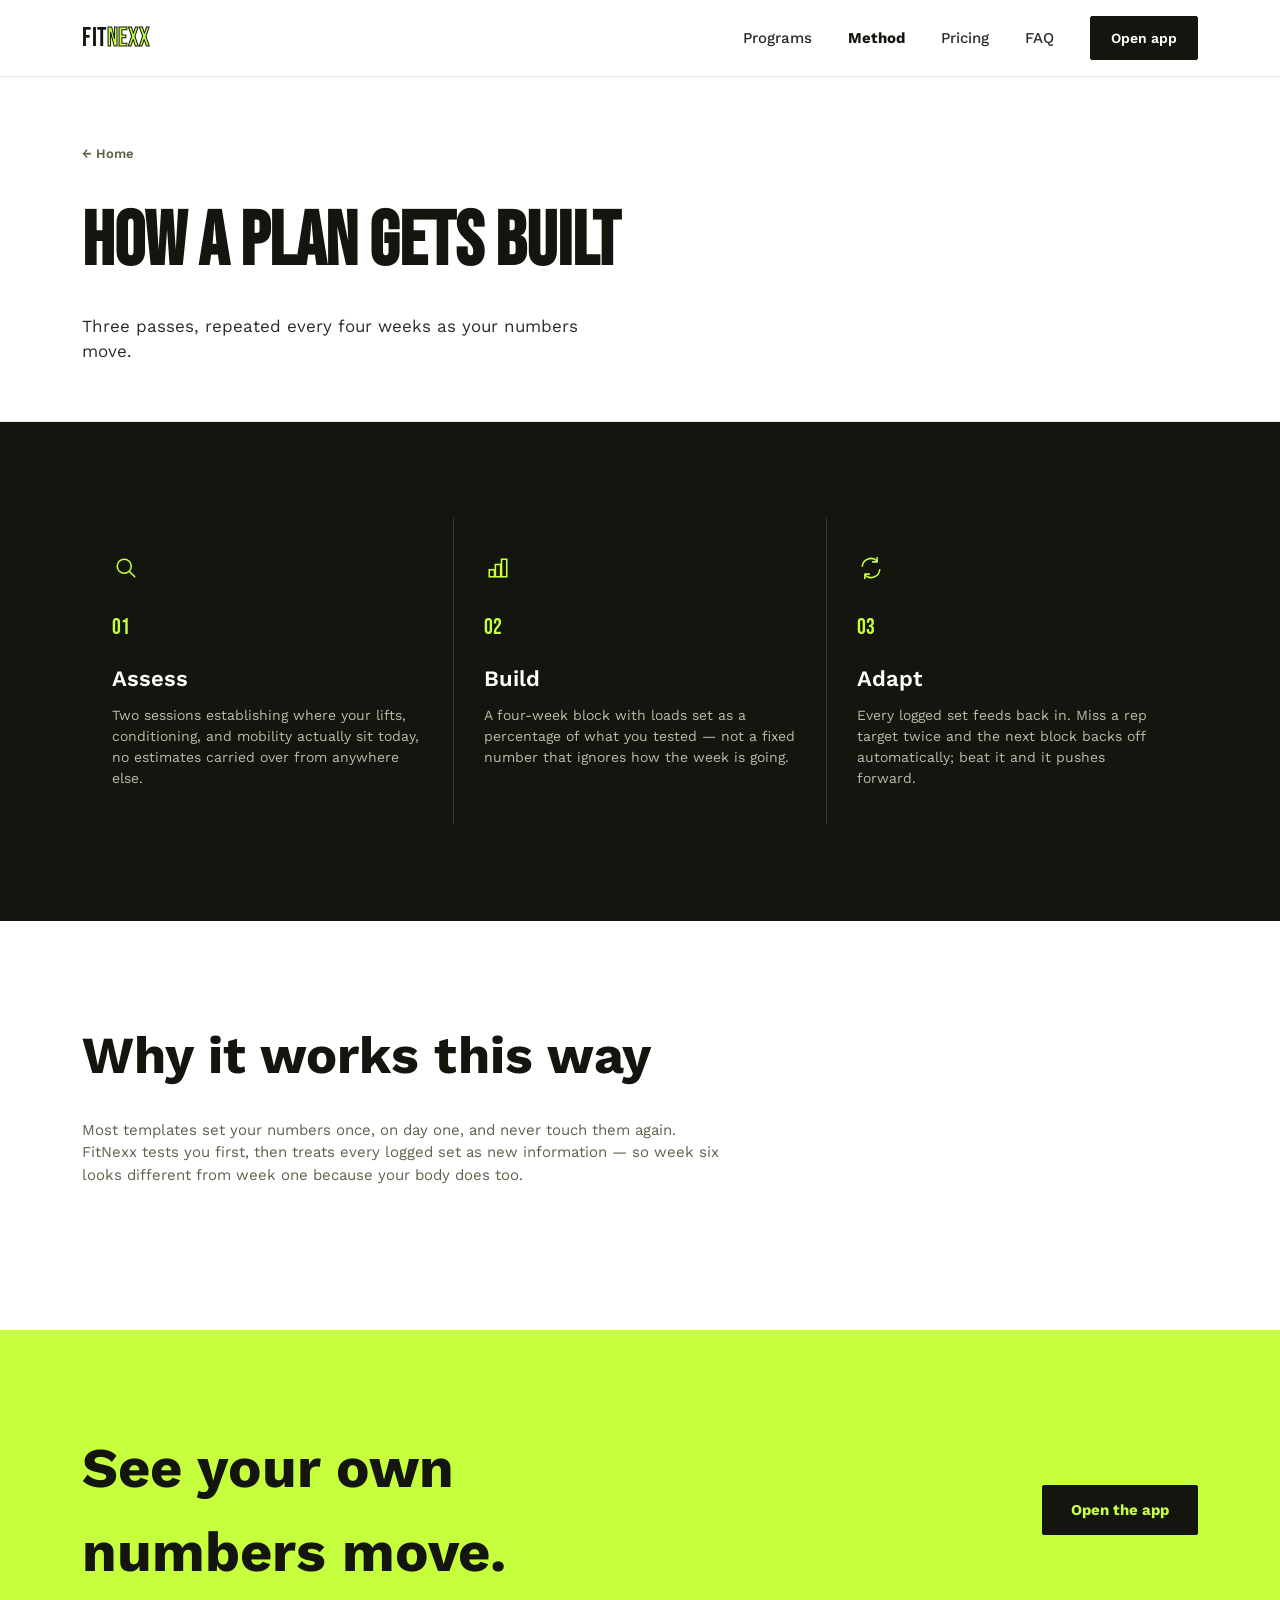
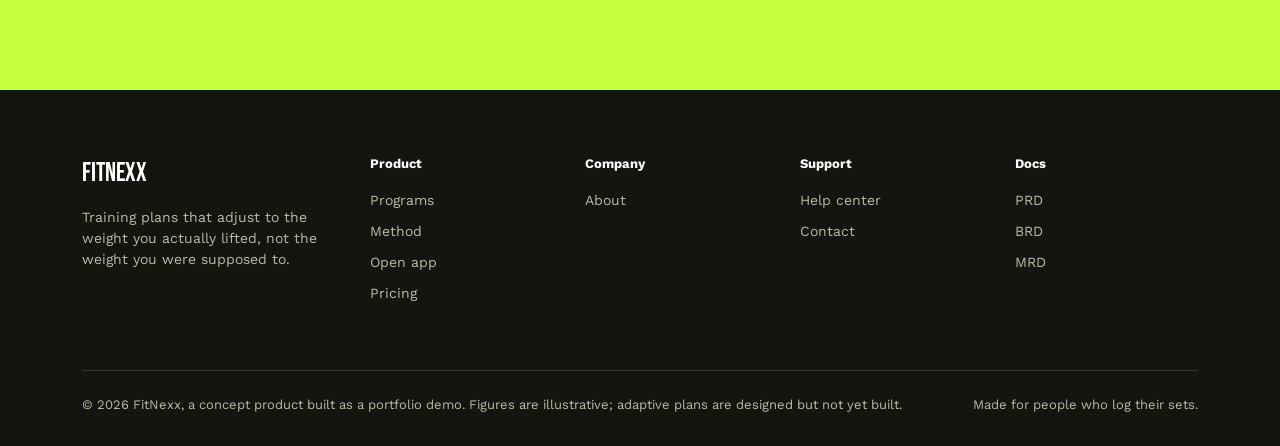
<file: method.html>
<!DOCTYPE html>
<html lang="en">
<head>
<meta charset="UTF-8">
<!-- Google tag (gtag.js) -->
<script async src="https://www.googletagmanager.com/gtag/js?id=G-W1S3EQ0SZY"></script>
<script>
  window.dataLayer = window.dataLayer || [];
  function gtag(){dataLayer.push(arguments);}
  gtag('js', new Date());
  gtag('config', 'G-W1S3EQ0SZY');
</script>
<meta name="viewport" content="width=device-width, initial-scale=1.0">
<title>Method — FitNexx</title>
<meta name="description" content="How FitNexx builds and adapts your training block.">
<link rel="preconnect" href="https://fonts.googleapis.com">
<link rel="preconnect" href="https://fonts.gstatic.com" crossorigin>
<link href="https://fonts.googleapis.com/css2?family=Bebas+Neue&family=Work+Sans:wght@400;500;600;700&display=swap" rel="stylesheet">
<link rel="stylesheet" href="styles.css">
</head>
<body>
  <header class="site-header">
    <nav class="wrap">
      <a href="index.html" class="logo">FIT<span>NEXX</span></a>
      <div class="navlinks">
        <a href="programs.html">Programs</a>
        <a href="method.html" class="active">Method</a>
        <a href="pricing.html">Pricing</a>
        <a href="faq.html">FAQ</a>
        <a href="app-dashboard.html" class="nav-cta">Open app</a>
      </div>
    </nav>
  </header>

  <section class="page-hero">
    <div class="wrap">
      <a href="index.html" class="page-hero-back">← Home</a>
      <h1>How a plan gets built</h1>
      <p>Three passes, repeated every four weeks as your numbers move.</p>
    </div>
  </section>

  <section class="method">
    <div class="wrap">
      <div class="method-list">
        <div class="method-item">
          <svg class="method-icon" viewBox="0 0 32 32" fill="none"><circle cx="14" cy="14" r="8" stroke="currentColor" stroke-width="1.8"/><path d="M20 20l6 6" stroke="currentColor" stroke-width="1.8" stroke-linecap="round"/></svg>
          <div class="method-num">01</div>
          <h3>Assess</h3>
          <p>Two sessions establishing where your lifts, conditioning, and mobility actually sit today, no estimates carried over from anywhere else.</p>
        </div>
        <div class="method-item">
          <svg class="method-icon" viewBox="0 0 32 32" fill="none"><rect x="6" y="18" width="6" height="8" stroke="currentColor" stroke-width="1.8"/><rect x="13" y="12" width="6" height="14" stroke="currentColor" stroke-width="1.8"/><rect x="20" y="6" width="6" height="20" stroke="currentColor" stroke-width="1.8"/></svg>
          <div class="method-num">02</div>
          <h3>Build</h3>
          <p>A four-week block with loads set as a percentage of what you tested — not a fixed number that ignores how the week is going.</p>
        </div>
        <div class="method-item">
          <svg class="method-icon" viewBox="0 0 32 32" fill="none"><path d="M6 14a10 10 0 0117-6M26 18a10 10 0 01-17 6" stroke="currentColor" stroke-width="1.8" stroke-linecap="round"/><path d="M23 4v5h-5M9 28v-5h5" stroke="currentColor" stroke-width="1.8" stroke-linecap="round" stroke-linejoin="round"/></svg>
          <div class="method-num">03</div>
          <h3>Adapt</h3>
          <p>Every logged set feeds back in. Miss a rep target twice and the next block backs off automatically; beat it and it pushes forward.</p>
        </div>
      </div>
    </div>
  </section>

  <section>
    <div class="wrap">
      <div class="sec-head">
        <h2>Why it works this way</h2>
        <p style="max-width:640px;">Most templates set your numbers once, on day one, and never touch them again. FitNexx tests you first, then treats every logged set as new information — so week six looks different from week one because your body does too.</p>
      </div>
    </div>
  </section>

  <section class="cta">
    <div class="wrap cta-inner">
      <h2>See your own numbers move.</h2>
      <a href="app-dashboard.html"><button class="btn-primary" style="background:var(--ink);color:var(--volt);border-color:var(--ink);">Open the app</button></a>
    </div>
  </section>

  <footer>
    <div class="wrap">
      <div class="foot-grid">
        <div>
          <div class="foot-logo">FITNEXX</div>
          <p style="font-size:14px;max-width:260px;">Training plans that adjust to the weight you actually lifted, not the weight you were supposed to.</p>
        </div>
        <div>
          <h5>Product</h5>
          <ul>
            <li><a href="programs.html">Programs</a></li>
            <li><a href="method.html">Method</a></li>
            <li><a href="app-dashboard.html">Open app</a></li>
            <li><a href="pricing.html">Pricing</a></li>
          </ul>
        </div>
        <div>
          <h5>Company</h5>
          <ul>
            <li><a href="method.html">About</a></li>
          </ul>
        </div>
        <div>
          <h5>Support</h5>
          <ul>
            <li><a href="faq.html">Help center</a></li>
            <li><a href="https://pryank18.github.io/#contact">Contact</a></li>
          </ul>
        </div>
        <div>
          <h5>Docs</h5>
          <ul>
            <li><a href="FitNexx_PRD.docx">PRD</a></li>
            <li><a href="FitNexx_BRD.docx">BRD</a></li>
            <li><a href="FitNexx_MRD.docx">MRD</a></li>
          </ul>
        </div>
      </div>
      <div class="foot-bottom">
        <span>© 2026 FitNexx, a concept product built as a portfolio demo. Figures are illustrative; adaptive plans are designed but not yet built.</span>
        <span>Made for people who log their sets.</span>
      </div>
    </div>
  </footer>
<script src="app.js"></script>
</body>
</html>
</file>
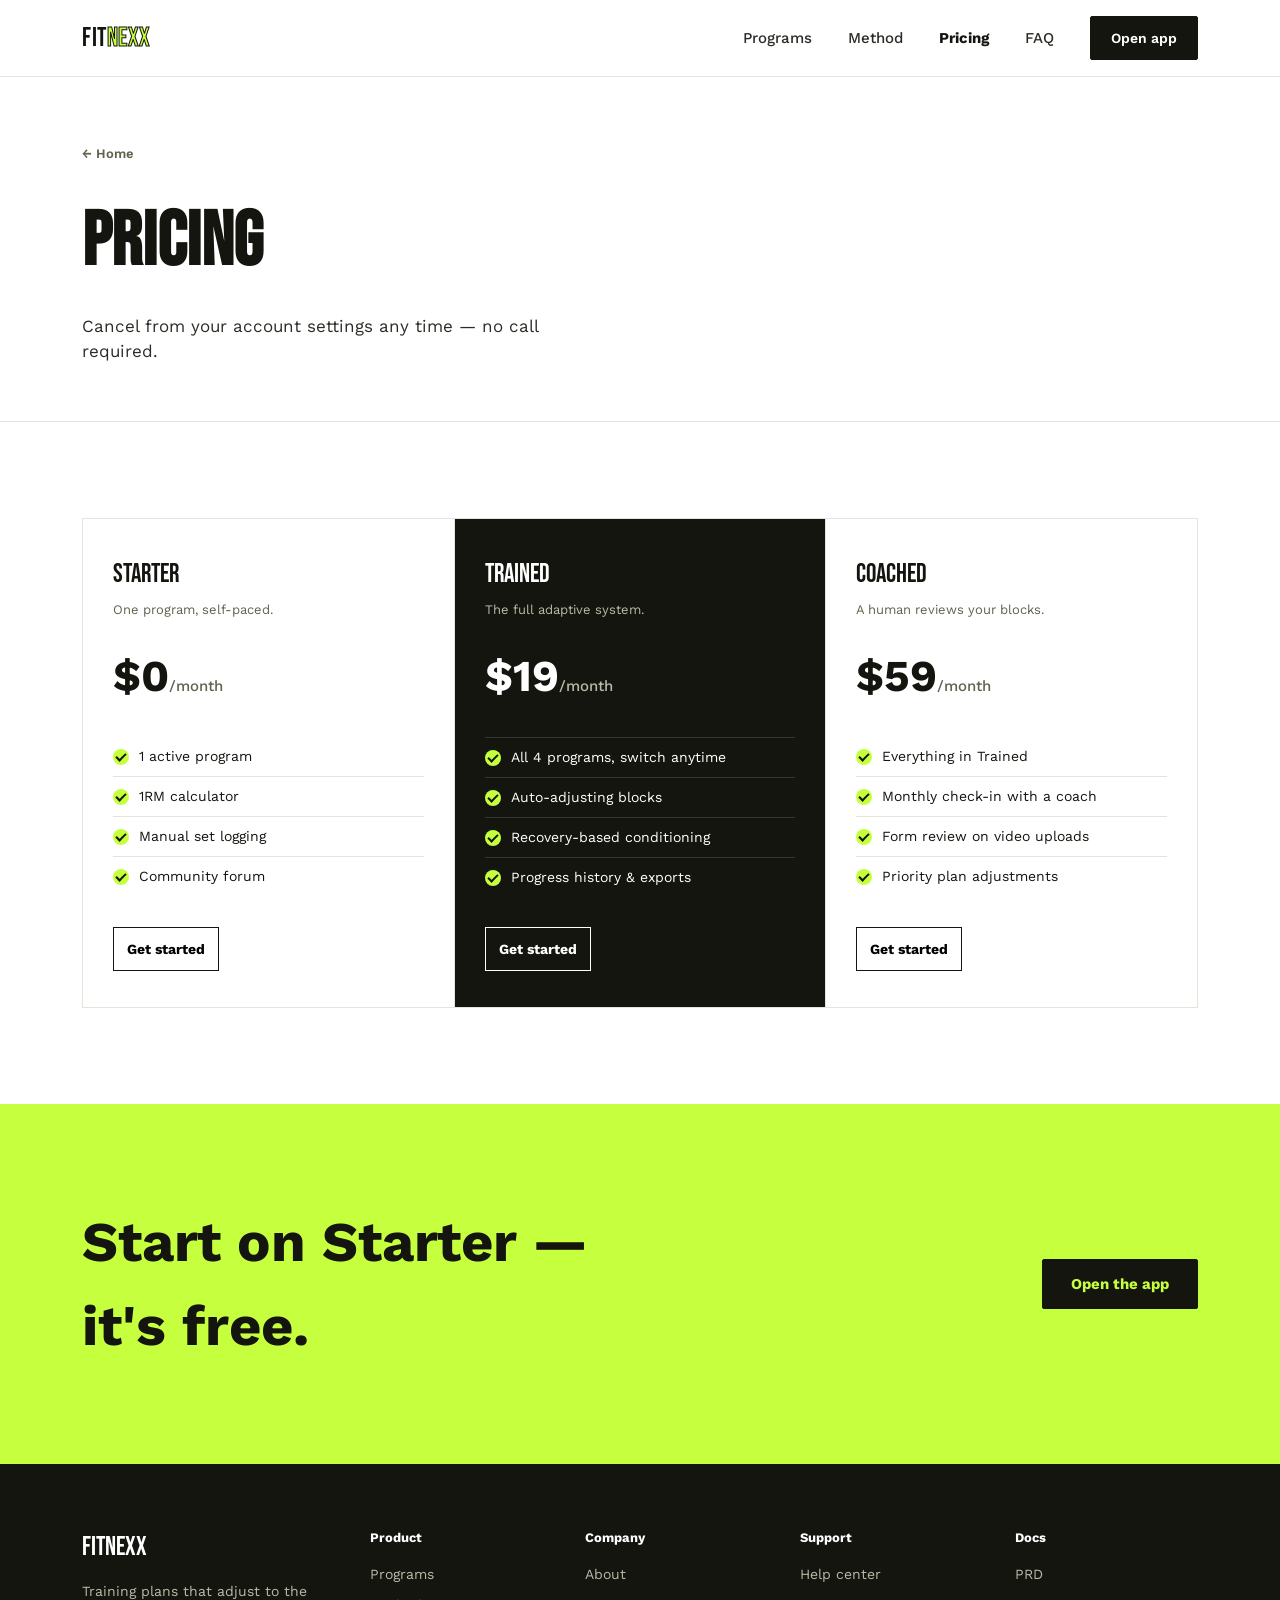
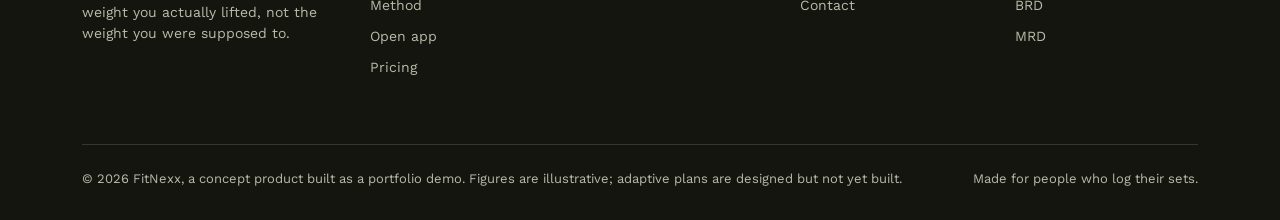
<file: pricing.html>
<!DOCTYPE html>
<html lang="en">
<head>
<meta charset="UTF-8">
<!-- Google tag (gtag.js) -->
<script async src="https://www.googletagmanager.com/gtag/js?id=G-W1S3EQ0SZY"></script>
<script>
  window.dataLayer = window.dataLayer || [];
  function gtag(){dataLayer.push(arguments);}
  gtag('js', new Date());
  gtag('config', 'G-W1S3EQ0SZY');
</script>
<meta name="viewport" content="width=device-width, initial-scale=1.0">
<title>Pricing — FitNexx</title>
<meta name="description" content="FitNexx plans: Starter, Trained, and Coached.">
<link rel="preconnect" href="https://fonts.googleapis.com">
<link rel="preconnect" href="https://fonts.gstatic.com" crossorigin>
<link href="https://fonts.googleapis.com/css2?family=Bebas+Neue&family=Work+Sans:wght@400;500;600;700&display=swap" rel="stylesheet">
<link rel="stylesheet" href="styles.css">
</head>
<body>
  <header class="site-header">
    <nav class="wrap">
      <a href="index.html" class="logo">FIT<span>NEXX</span></a>
      <div class="navlinks">
        <a href="programs.html">Programs</a>
        <a href="method.html">Method</a>
        <a href="pricing.html" class="active">Pricing</a>
        <a href="faq.html">FAQ</a>
        <a href="app-dashboard.html" class="nav-cta">Open app</a>
      </div>
    </nav>
  </header>

  <section class="page-hero">
    <div class="wrap">
      <a href="index.html" class="page-hero-back">← Home</a>
      <h1>Pricing</h1>
      <p>Cancel from your account settings any time — no call required.</p>
    </div>
  </section>

  <section>
    <div class="wrap">
      <div class="pricing-grid">
        <div class="price-card">
          <div class="plan-name">Starter</div>
          <div class="plan-desc">One program, self-paced.</div>
          <div class="plan-price">$0<span>/month</span></div>
          <ul class="plan-list">
            <li><span class="chk" aria-hidden="true"></span>1 active program</li>
            <li><span class="chk" aria-hidden="true"></span>1RM calculator</li>
            <li><span class="chk" aria-hidden="true"></span>Manual set logging</li>
            <li><span class="chk" aria-hidden="true"></span>Community forum</li>
          </ul>
          <a href="app-dashboard.html"><button class="plan-btn">Get started</button></a>
        </div>
        <div class="price-card featured">
          <div class="plan-name">Trained</div>
          <div class="plan-desc">The full adaptive system.</div>
          <div class="plan-price">$19<span>/month</span></div>
          <ul class="plan-list">
            <li><span class="chk" aria-hidden="true"></span>All 4 programs, switch anytime</li>
            <li><span class="chk" aria-hidden="true"></span>Auto-adjusting blocks</li>
            <li><span class="chk" aria-hidden="true"></span>Recovery-based conditioning</li>
            <li><span class="chk" aria-hidden="true"></span>Progress history &amp; exports</li>
          </ul>
          <a href="app-dashboard.html"><button class="plan-btn">Get started</button></a>
        </div>
        <div class="price-card">
          <div class="plan-name">Coached</div>
          <div class="plan-desc">A human reviews your blocks.</div>
          <div class="plan-price">$59<span>/month</span></div>
          <ul class="plan-list">
            <li><span class="chk" aria-hidden="true"></span>Everything in Trained</li>
            <li><span class="chk" aria-hidden="true"></span>Monthly check-in with a coach</li>
            <li><span class="chk" aria-hidden="true"></span>Form review on video uploads</li>
            <li><span class="chk" aria-hidden="true"></span>Priority plan adjustments</li>
          </ul>
          <a href="app-dashboard.html"><button class="plan-btn">Get started</button></a>
        </div>
      </div>
    </div>
  </section>

  <section class="cta">
    <div class="wrap cta-inner">
      <h2>Start on Starter — it's free.</h2>
      <a href="app-dashboard.html"><button class="btn-primary" style="background:var(--ink);color:var(--volt);border-color:var(--ink);">Open the app</button></a>
    </div>
  </section>

  <footer>
    <div class="wrap">
      <div class="foot-grid">
        <div>
          <div class="foot-logo">FITNEXX</div>
          <p style="font-size:14px;max-width:260px;">Training plans that adjust to the weight you actually lifted, not the weight you were supposed to.</p>
        </div>
        <div>
          <h5>Product</h5>
          <ul>
            <li><a href="programs.html">Programs</a></li>
            <li><a href="method.html">Method</a></li>
            <li><a href="app-dashboard.html">Open app</a></li>
            <li><a href="pricing.html">Pricing</a></li>
          </ul>
        </div>
        <div>
          <h5>Company</h5>
          <ul>
            <li><a href="method.html">About</a></li>
          </ul>
        </div>
        <div>
          <h5>Support</h5>
          <ul>
            <li><a href="faq.html">Help center</a></li>
            <li><a href="https://pryank18.github.io/#contact">Contact</a></li>
          </ul>
        </div>
        <div>
          <h5>Docs</h5>
          <ul>
            <li><a href="FitNexx_PRD.docx">PRD</a></li>
            <li><a href="FitNexx_BRD.docx">BRD</a></li>
            <li><a href="FitNexx_MRD.docx">MRD</a></li>
          </ul>
        </div>
      </div>
      <div class="foot-bottom">
        <span>© 2026 FitNexx, a concept product built as a portfolio demo. Figures are illustrative; adaptive plans are designed but not yet built.</span>
        <span>Made for people who log their sets.</span>
      </div>
    </div>
  </footer>
<script src="app.js"></script>
</body>
</html>
</file>
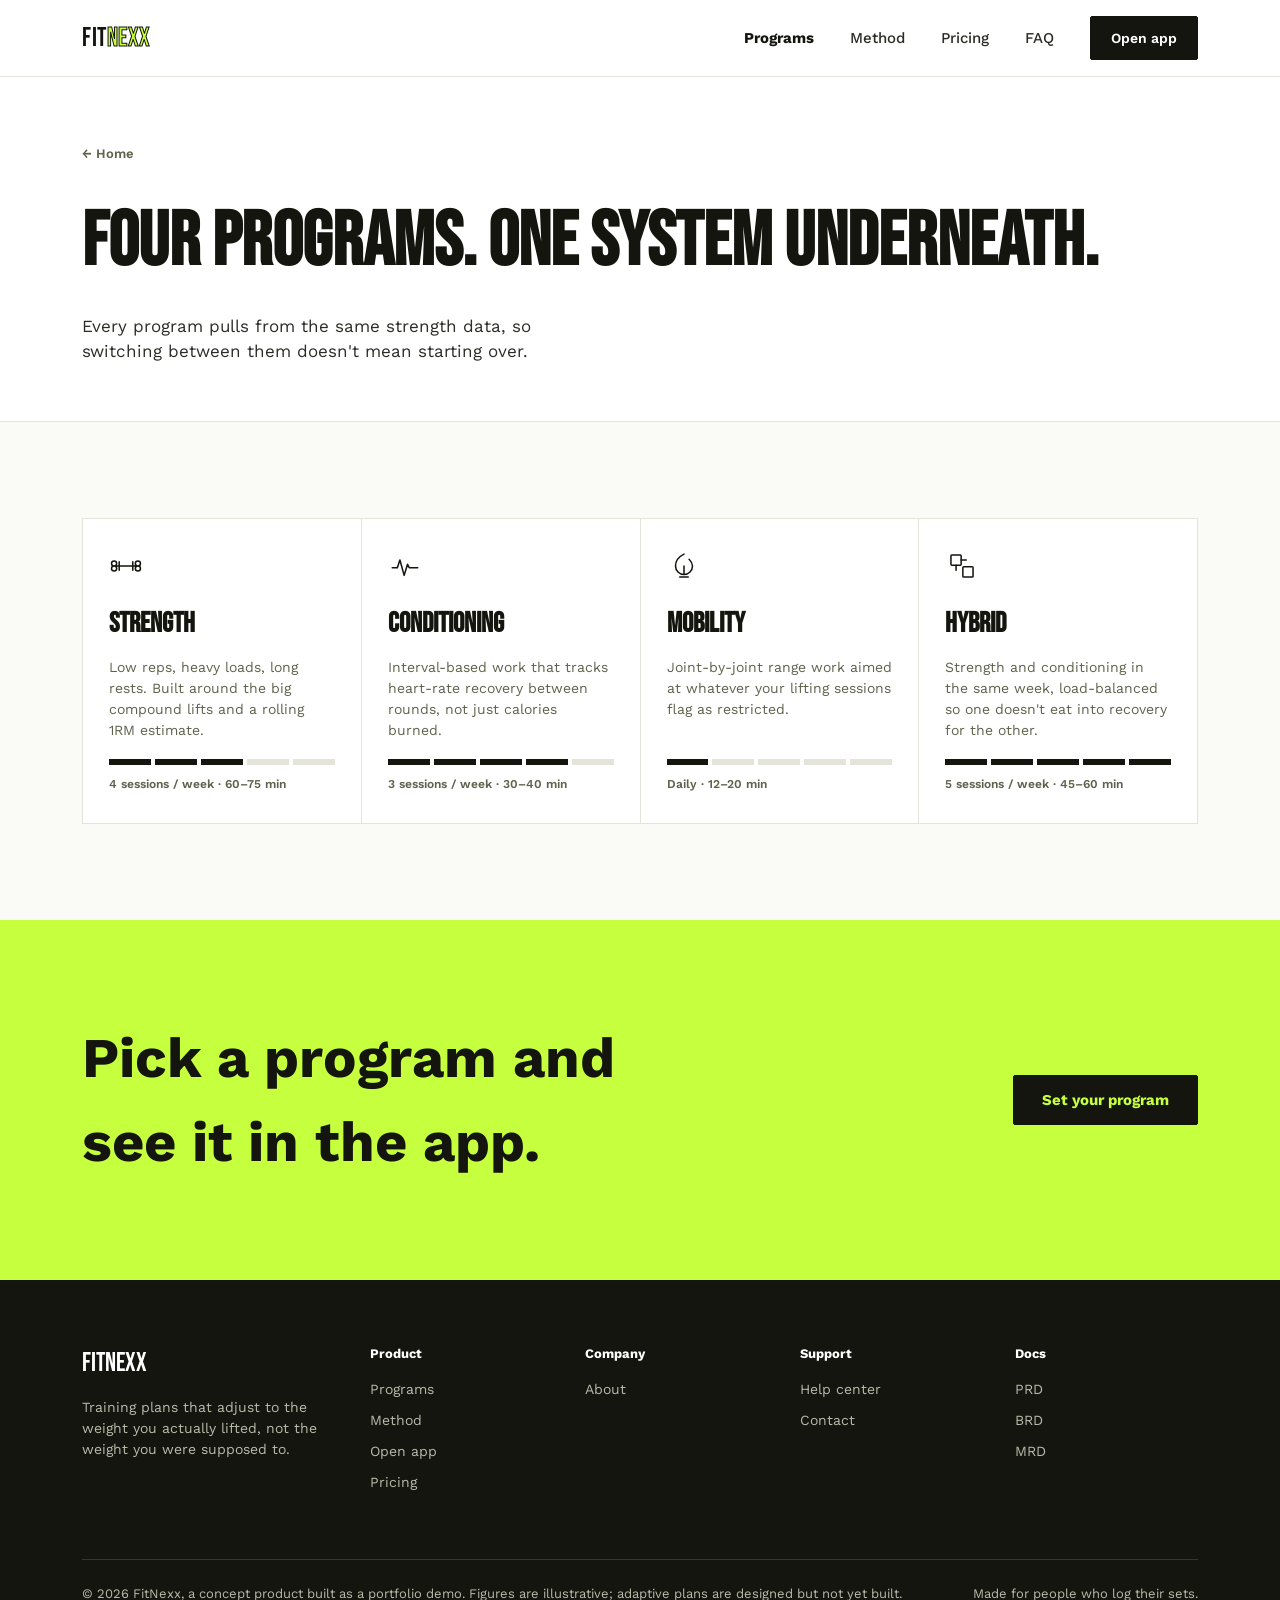
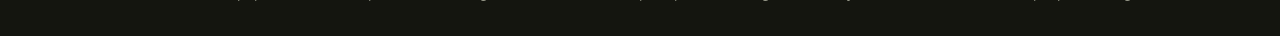
<file: programs.html>
<!DOCTYPE html>
<html lang="en">
<head>
<meta charset="UTF-8">
<!-- Google tag (gtag.js) -->
<script async src="https://www.googletagmanager.com/gtag/js?id=G-W1S3EQ0SZY"></script>
<script>
  window.dataLayer = window.dataLayer || [];
  function gtag(){dataLayer.push(arguments);}
  gtag('js', new Date());
  gtag('config', 'G-W1S3EQ0SZY');
</script>
<meta name="viewport" content="width=device-width, initial-scale=1.0">
<title>Programs — FitNexx</title>
<meta name="description" content="Strength, Conditioning, Mobility, and Hybrid training programs.">
<link rel="preconnect" href="https://fonts.googleapis.com">
<link rel="preconnect" href="https://fonts.gstatic.com" crossorigin>
<link href="https://fonts.googleapis.com/css2?family=Bebas+Neue&family=Work+Sans:wght@400;500;600;700&display=swap" rel="stylesheet">
<link rel="stylesheet" href="styles.css">
</head>
<body>
  <header class="site-header">
    <nav class="wrap">
      <a href="index.html" class="logo">FIT<span>NEXX</span></a>
      <div class="navlinks">
        <a href="programs.html" class="active">Programs</a>
        <a href="method.html">Method</a>
        <a href="pricing.html">Pricing</a>
        <a href="faq.html">FAQ</a>
        <a href="app-dashboard.html" class="nav-cta">Open app</a>
      </div>
    </nav>
  </header>

  <section class="page-hero">
    <div class="wrap">
      <a href="index.html" class="page-hero-back">← Home</a>
      <h1>Four programs. One system underneath.</h1>
      <p>Every program pulls from the same strength data, so switching between them doesn't mean starting over.</p>
    </div>
  </section>

  <section class="programs-section">
    <div class="wrap">
      <div class="programs-grid">
        <div class="program-card">
          <svg class="program-icon" viewBox="0 0 40 40" fill="none"><path d="M6 20h28M6 20a3 3 0 100-6 3 3 0 000 6zm0 0a3 3 0 110 6 3 3 0 010-6zm28 0a3 3 0 100-6 3 3 0 000 6zm0 0a3 3 0 110 6 3 3 0 010-6zM12 15v10M28 15v10" stroke="currentColor" stroke-width="1.8" stroke-linecap="round"/></svg>
          <h3>Strength</h3>
          <p>Low reps, heavy loads, long rests. Built around the big compound lifts and a rolling 1RM estimate.</p>
          <div class="intensity"><span class="on"></span><span class="on"></span><span class="on"></span><span></span><span></span></div>
          <div class="program-meta">4 sessions / week · 60–75 min</div>
        </div>
        <div class="program-card">
          <svg class="program-icon" viewBox="0 0 40 40" fill="none"><path d="M5 22h6l3-9 5 18 4-13 2 4h10" stroke="currentColor" stroke-width="1.8" stroke-linecap="round" stroke-linejoin="round"/></svg>
          <h3>Conditioning</h3>
          <p>Interval-based work that tracks heart-rate recovery between rounds, not just calories burned.</p>
          <div class="intensity"><span class="on"></span><span class="on"></span><span class="on"></span><span class="on"></span><span></span></div>
          <div class="program-meta">3 sessions / week · 30–40 min</div>
        </div>
        <div class="program-card">
          <svg class="program-icon" viewBox="0 0 40 40" fill="none"><path d="M20 6c-6 3-10 8-10 14a10 10 0 0020 0c0-3-1.5-5.5-4-8" stroke="currentColor" stroke-width="1.8" stroke-linecap="round"/><path d="M20 20v9M15 33h10" stroke="currentColor" stroke-width="1.8" stroke-linecap="round"/></svg>
          <h3>Mobility</h3>
          <p>Joint-by-joint range work aimed at whatever your lifting sessions flag as restricted.</p>
          <div class="intensity"><span class="on"></span><span></span><span></span><span></span><span></span></div>
          <div class="program-meta">Daily · 12–20 min</div>
        </div>
        <div class="program-card">
          <svg class="program-icon" viewBox="0 0 40 40" fill="none"><rect x="7" y="7" width="12" height="12" rx="1" stroke="currentColor" stroke-width="1.8"/><rect x="21" y="21" width="12" height="12" rx="1" stroke="currentColor" stroke-width="1.8"/><path d="M19 13h6M13 19v6" stroke="currentColor" stroke-width="1.8" stroke-linecap="round"/></svg>
          <h3>Hybrid</h3>
          <p>Strength and conditioning in the same week, load-balanced so one doesn't eat into recovery for the other.</p>
          <div class="intensity"><span class="on"></span><span class="on"></span><span class="on"></span><span class="on"></span><span class="on"></span></div>
          <div class="program-meta">5 sessions / week · 45–60 min</div>
        </div>
      </div>
    </div>
  </section>

  <section class="cta">
    <div class="wrap cta-inner">
      <h2>Pick a program and see it in the app.</h2>
      <a href="app-programs.html"><button class="btn-primary" style="background:var(--ink);color:var(--volt);border-color:var(--ink);">Set your program</button></a>
    </div>
  </section>

  <footer>
    <div class="wrap">
      <div class="foot-grid">
        <div>
          <div class="foot-logo">FITNEXX</div>
          <p style="font-size:14px;max-width:260px;">Training plans that adjust to the weight you actually lifted, not the weight you were supposed to.</p>
        </div>
        <div>
          <h5>Product</h5>
          <ul>
            <li><a href="programs.html">Programs</a></li>
            <li><a href="method.html">Method</a></li>
            <li><a href="app-dashboard.html">Open app</a></li>
            <li><a href="pricing.html">Pricing</a></li>
          </ul>
        </div>
        <div>
          <h5>Company</h5>
          <ul>
            <li><a href="method.html">About</a></li>
          </ul>
        </div>
        <div>
          <h5>Support</h5>
          <ul>
            <li><a href="faq.html">Help center</a></li>
            <li><a href="https://pryank18.github.io/#contact">Contact</a></li>
          </ul>
        </div>
        <div>
          <h5>Docs</h5>
          <ul>
            <li><a href="FitNexx_PRD.docx">PRD</a></li>
            <li><a href="FitNexx_BRD.docx">BRD</a></li>
            <li><a href="FitNexx_MRD.docx">MRD</a></li>
          </ul>
        </div>
      </div>
      <div class="foot-bottom">
        <span>© 2026 FitNexx, a concept product built as a portfolio demo. Figures are illustrative; adaptive plans are designed but not yet built.</span>
        <span>Made for people who log their sets.</span>
      </div>
    </div>
  </footer>
<script src="app.js"></script>
</body>
</html>
</file>
<file: styles.css>
:root{
    --ink:#14150F;
    --paper:#FFFFFF;
    --volt:#C6FF3E;
    --charcoal:#2B2C26;
    --muted:#5F624D;
    --hair:#E4E4DA;
    --red:#E23B2E;
    --panel:#FAFAF6;
  }
  *{box-sizing:border-box;margin:0;padding:0;}
  html{scroll-behavior:smooth;-webkit-text-size-adjust:100%;}
  body{
    font-family:'Work Sans',sans-serif;
    color:var(--ink);
    background:var(--paper);
    line-height:1.5;
    -webkit-font-smoothing:antialiased;
    overflow-x:hidden;
  }
  .display{
    font-family:'Bebas Neue',sans-serif;
    letter-spacing:0.01em;
    line-height:0.92;
    text-transform:uppercase;
  }
  a{color:inherit;text-decoration:none;}
  img{max-width:100%;display:block;}
  button{font-family:inherit;-webkit-tap-highlight-color:transparent;touch-action:manipulation;}
  /* every tappable control keeps a real touch target, on every breakpoint */
  button, .nav-cta, .app-nav a, .lift-chip, .del-btn, .program-set-btn, .plan-btn, .log-add-btn, .calc-save-btn, .unit-toggle button{
    min-height:44px;
  }
  input, select{font-size:16px;} /* stops iOS auto-zoom on focus */
  .wrap{max-width:1180px;margin:0 auto;padding:0 32px;}
  section{padding:96px 0;scroll-margin-top:92px;}
  @media(max-width:640px){section{padding:56px 0;} .wrap{padding:0 20px;}}
  @media(max-width:400px){.wrap{padding:0 16px;}}
  a:focus-visible, button:focus-visible, input:focus-visible, select:focus-visible{
    outline:3px solid var(--ink);
    outline-offset:2px;
  }

  /* ================= MARKETING NAV ================= */
  header.site-header{
    position:sticky;top:0;z-index:50;
    background:rgba(255,255,255,0.92);
    backdrop-filter:blur(8px);
    border-bottom:1px solid var(--hair);
  }
  nav.wrap{display:flex;align-items:center;justify-content:space-between;height:76px;gap:16px;}
  .logo{font-family:'Bebas Neue',sans-serif;font-size:26px;letter-spacing:0.02em;flex-shrink:0;}
  .logo span{color:var(--volt);-webkit-text-stroke:1px var(--ink);}
  .navlinks{display:flex;gap:36px;align-items:center;}
  .navlinks a:not(.nav-cta){font-size:15px;font-weight:500;color:var(--charcoal);transition:color .15s;display:flex;align-items:center;}
  .navlinks a:not(.nav-cta):hover{color:var(--ink);}
  .navlinks a.active:not(.nav-cta){color:var(--ink);font-weight:700;}
  .nav-cta{background:var(--ink);color:var(--paper);padding:0 20px;border-radius:2px;font-weight:600;font-size:14px;border:1px solid var(--ink);display:flex;align-items:center;justify-content:center;}
  .nav-cta:hover{background:var(--paper);color:var(--ink);}
  @media(max-width:820px){.navlinks a:not(.nav-cta){display:none;}}
  @media(max-width:400px){
    nav.wrap{height:64px;}
    .logo{font-size:22px;}
    .nav-cta{padding:0 14px;font-size:13px;}
  }

  /* ================= HERO ================= */
  .hero{padding:72px 0 0 0;border-bottom:1px solid var(--hair);}
  .hero-grid{display:grid;grid-template-columns:1.35fr 1fr;gap:56px;align-items:end;}
  @media(max-width:900px){.hero-grid{grid-template-columns:1fr;}}
  .hero-eyebrow{font-size:14px;color:var(--muted);font-weight:600;margin-bottom:18px;}
  h1.hero-head{font-size:clamp(52px,7.2vw,104px);opacity:0;animation:riseIn .7s cubic-bezier(.2,.8,.2,1) forwards;}
  @keyframes riseIn{from{opacity:0;transform:translateY(22px);}to{opacity:1;transform:translateY(0);}}
  .hero-sub{max-width:480px;font-size:18px;color:var(--charcoal);margin-top:22px;}
  .hero-actions{display:flex;gap:14px;margin-top:34px;flex-wrap:wrap;}
  .btn-primary{background:var(--volt);color:var(--ink);font-weight:700;padding:15px 28px;border-radius:2px;font-size:15px;border:1px solid var(--volt);cursor:pointer;}
  .btn-primary:hover{background:var(--ink);color:var(--volt);border-color:var(--ink);}
  .btn-secondary{padding:15px 28px;border-radius:2px;font-size:15px;font-weight:600;border:1px solid var(--ink);cursor:pointer;background:transparent;}
  .btn-secondary:hover{background:var(--ink);color:var(--paper);}
  .hero-panel{border:1px solid var(--hair);padding:28px;display:flex;flex-direction:column;gap:22px;}
  .hero-stat-row{display:flex;justify-content:space-between;align-items:baseline;border-bottom:1px solid var(--hair);padding-bottom:18px;}
  .hero-stat-row:last-child{border-bottom:none;padding-bottom:0;}
  .hero-stat-note{font-size:12px;letter-spacing:.02em;opacity:.75;margin:0;}
  .hero-stat-num{font-family:'Bebas Neue',sans-serif;font-size:40px;font-variant-numeric:tabular-nums;}
  .hero-stat-label{font-size:13px;color:var(--muted);max-width:150px;text-align:right;}

  .hero-chart-panel{
    margin-top:56px;background:var(--ink);padding:32px 32px 24px 32px;position:relative;overflow:hidden;
  }
  .hero-chart-svg{width:100%;height:220px;display:block;}
  .hero-chart-line{
    stroke-dasharray:1500;stroke-dashoffset:1500;
    animation:drawLine 1.6s 0.3s cubic-bezier(.2,.8,.2,1) forwards;
  }
  .hero-chart-fill{opacity:0;animation:fadeIn 1s 1.1s ease forwards;}
  .hero-chart-dot{opacity:0;transform-origin:1000px 40px;animation:popDot .4s 1.7s ease forwards;filter:drop-shadow(0 0 6px rgba(198,255,62,0.9));}
  @keyframes drawLine{to{stroke-dashoffset:0;}}
  @keyframes fadeIn{to{opacity:1;}}
  @keyframes popDot{from{opacity:0;transform:scale(0);}to{opacity:1;transform:scale(1);}}
  @media(prefers-reduced-motion:reduce){
    .hero-chart-line{animation:none;stroke-dashoffset:0;}
    .hero-chart-fill, .hero-chart-dot{animation:none;opacity:1;transform:scale(1);}
    h1.hero-head{animation:none;opacity:1;}
  }
  .hero-chart-labels{display:flex;justify-content:space-between;font-size:12px;color:#8C8F80;margin-top:4px;}
  .hero-chart-callout{
    position:absolute;top:28px;right:32px;text-align:right;
  }
  .hero-chart-callout-lbl{display:block;font-size:11px;color:#8C8F80;font-weight:600;}
  .hero-chart-callout-val{display:block;font-family:'Bebas Neue',sans-serif;color:var(--volt);font-size:20px;margin-top:2px;}
  @media(max-width:640px){
    .hero-chart-panel{padding:22px 20px 18px 20px;margin-top:36px;}
    .hero-chart-svg{height:150px;}
    .hero-chart-callout{position:static;text-align:left;margin-top:14px;}
    .hero-panel{padding:20px;gap:16px;}
    .hero-stat-num{font-size:32px;}
  }
  @media(max-width:480px){
    .hero-actions{flex-direction:column;}
    .hero-actions button{width:100%;}
  }

  .sec-head{display:flex;justify-content:space-between;align-items:flex-end;gap:24px;margin-bottom:48px;flex-wrap:wrap;}
  .sec-head h2{font-size:clamp(34px,4.5vw,52px);}
  .sec-head p{max-width:360px;color:var(--muted);font-size:15px;}

  .programs-section{background:var(--panel);}
  .programs-grid{display:grid;grid-template-columns:repeat(4,1fr);gap:1px;background:var(--hair);border:1px solid var(--hair);}
  @media(max-width:900px){.programs-grid{grid-template-columns:repeat(2,1fr);}}
  @media(max-width:520px){.programs-grid{grid-template-columns:1fr;}}
  .program-card{background:var(--paper);padding:30px 26px;min-height:280px;display:flex;flex-direction:column;}
  .program-icon{width:34px;height:34px;color:var(--ink);margin-bottom:20px;}
  .program-card h3{font-family:'Bebas Neue',sans-serif;font-size:28px;margin-bottom:12px;}
  .program-card p{font-size:14px;color:var(--muted);flex-grow:1;}
  .intensity{display:flex;gap:4px;margin-top:18px;}
  .intensity span{height:6px;flex:1;background:var(--hair);}
  .intensity span.on{background:var(--ink);}
  .program-meta{font-size:12px;color:var(--muted);margin-top:10px;font-weight:600;}

  .method{background:var(--ink);color:var(--paper);}
  .method .sec-head h2{color:var(--paper);}
  .method .sec-head p{color:#B9BBA9;}
  .method-list{display:grid;grid-template-columns:repeat(3,1fr);gap:1px;background:rgba(255,255,255,0.14);}
  @media(max-width:820px){.method-list{grid-template-columns:1fr;}}
  .method-item{background:var(--ink);padding:36px 30px;}
  .method-icon{width:28px;height:28px;color:var(--volt);margin-bottom:22px;}
  .method-num{font-family:'Bebas Neue',sans-serif;color:var(--volt);font-size:22px;margin-bottom:18px;}
  .method-item h3{font-size:22px;margin-bottom:10px;font-weight:600;}
  .method-item p{font-size:14px;color:#B9BBA9;}

  .app-teaser{border:1px solid var(--hair);padding:0;display:flex;align-items:stretch;gap:0;flex-wrap:wrap;overflow:hidden;}
  .app-teaser-graphic{width:320px;flex-shrink:0;display:block;background:var(--ink);}
  .app-teaser-copy{padding:40px;display:flex;flex-direction:column;justify-content:center;gap:14px;flex:1;min-width:260px;}
  .app-teaser h3{font-family:'Bebas Neue',sans-serif;font-size:32px;}
  .app-teaser p{color:var(--muted);font-size:15px;max-width:420px;}
  .app-teaser-copy button{align-self:flex-start;margin-top:8px;}
  @media(max-width:700px){
    .app-teaser-graphic{width:100%;height:180px;}
  }
  @media(max-width:480px){
    .app-teaser-copy{padding:24px;}
    .app-teaser-copy button{width:100%;}
  }

  .quote-grid{display:grid;grid-template-columns:repeat(3,1fr);gap:40px;}
  @media(max-width:860px){.quote-grid{grid-template-columns:1fr;}}
  .quote-card{border-top:2px solid var(--ink);padding-top:20px;}
  .quote-trend{width:60px;height:20px;margin-bottom:16px;}
  .quote-card p{font-size:16px;margin-bottom:20px;}
  .quote-name{font-weight:700;font-size:14px;}
  .quote-role{font-size:13px;color:var(--muted);}

  .pricing-grid{display:grid;grid-template-columns:repeat(3,1fr);gap:1px;background:var(--hair);border:1px solid var(--hair);}
  @media(max-width:860px){.pricing-grid{grid-template-columns:1fr;}}
  .price-card{background:var(--paper);padding:36px 30px;display:flex;flex-direction:column;}
  @media(max-width:480px){.price-card{padding:24px 20px;}}
  .price-card.featured{background:var(--ink);color:var(--paper);}
  .price-card.featured .plan-desc{color:#B9BBA9;}
  .plan-name{font-family:'Bebas Neue',sans-serif;font-size:26px;margin-bottom:6px;}
  .plan-desc{font-size:13px;color:var(--muted);margin-bottom:24px;}
  .plan-price{font-size:44px;font-weight:700;margin-bottom:4px;}
  .plan-price span{font-size:15px;font-weight:500;color:var(--muted);}
  .price-card.featured .plan-price span{color:#B9BBA9;}
  .plan-list{list-style:none;margin:24px 0 30px 0;flex-grow:1;}
  .plan-list li{font-size:14px;padding:9px 0;border-top:1px solid var(--hair);display:flex;align-items:center;gap:10px;}
  .price-card.featured .plan-list li{border-top:1px solid rgba(255,255,255,0.14);}
  .plan-list li:first-child{border-top:none;}
  .chk{width:16px;height:16px;border-radius:50%;background:var(--volt);flex-shrink:0;position:relative;}
  .chk::after{content:"";position:absolute;left:5px;top:2px;width:4px;height:8px;border:solid var(--ink);border-width:0 2px 2px 0;transform:rotate(45deg);}
  .plan-btn{padding:13px;text-align:center;border:1px solid var(--ink);font-weight:700;font-size:14px;cursor:pointer;background:transparent;}
  .plan-btn:hover{background:var(--ink);color:var(--paper);}
  .price-card.featured .plan-btn{border-color:var(--paper);color:var(--paper);}
  .price-card.featured .plan-btn:hover{background:var(--paper);color:var(--ink);}

  .faq-list{max-width:720px;}
  .faq-item{border-top:1px solid var(--hair);padding:22px 0;}
  .faq-item:last-child{border-bottom:1px solid var(--hair);}
  .faq-item summary{
    font-size:16px;font-weight:600;cursor:pointer;list-style:none;
    display:flex;justify-content:space-between;align-items:center;gap:16px;
  }
  .faq-item summary::-webkit-details-marker{display:none;}
  .faq-item summary::after{
    content:"+";font-family:'Bebas Neue',sans-serif;font-size:22px;color:var(--muted);flex-shrink:0;
    transition:transform .2s;
  }
  .faq-item[open] summary::after{content:"–";}
  .faq-item p{font-size:14px;color:var(--muted);margin-top:14px;max-width:600px;}

  .cta{background:var(--volt);}
  .cta-inner{display:flex;justify-content:space-between;align-items:center;gap:24px;flex-wrap:wrap;}
  .cta h2{font-size:clamp(32px,5vw,56px);max-width:560px;}
  @media(max-width:480px){.cta-inner button{width:100%;}}
  footer{background:var(--ink);color:#B9BBA9;padding:64px 0 32px 0;}
  .foot-grid{display:grid;grid-template-columns:1.4fr repeat(4,1fr);gap:32px;margin-bottom:56px;}
  @media(max-width:760px){.foot-grid{grid-template-columns:repeat(2,1fr);}}
  .foot-grid h5{color:var(--paper);font-size:13px;font-weight:700;margin-bottom:16px;}
  .foot-grid ul{list-style:none;}
  .foot-grid li{margin-bottom:10px;font-size:14px;}
  .foot-grid a:hover{color:var(--paper);}
  .foot-logo{font-family:'Bebas Neue',sans-serif;font-size:26px;color:var(--paper);margin-bottom:14px;}
  .foot-bottom{border-top:1px solid rgba(255,255,255,0.14);padding-top:24px;display:flex;justify-content:space-between;font-size:13px;flex-wrap:wrap;gap:10px;}

  /* ================= STANDALONE PAGE HERO ================= */
  .page-hero{border-bottom:1px solid var(--hair);padding:64px 0 56px 0;}
  .page-hero-back{font-size:13px;font-weight:600;color:var(--muted);display:inline-block;margin-bottom:22px;}
  .page-hero-back:hover{color:var(--ink);}
  .page-hero h1{font-family:'Bebas Neue',sans-serif;font-size:clamp(44px,7vw,76px);margin-bottom:14px;}
  .page-hero p{font-size:17px;color:var(--charcoal);max-width:520px;}
  @media(max-width:640px){.page-hero{padding:40px 0 36px 0;}}

  /* ================= APP SHELL ================= */
  .app-shell{display:grid;grid-template-columns:240px 1fr;min-height:100vh;min-height:100dvh;}
  @media(max-width:820px){.app-shell{grid-template-columns:1fr;}}

  .app-sidebar{
    border-right:1px solid var(--hair);
    padding:28px 20px;display:flex;flex-direction:column;
    position:sticky;top:0;height:100vh;height:100dvh;
  }
  @media(max-width:820px){
    .app-sidebar{
      position:sticky;top:0;z-index:40;height:auto;
      border-right:none;border-bottom:1px solid var(--hair);
      background:rgba(255,255,255,0.97);backdrop-filter:blur(8px);
      flex-direction:row;align-items:center;flex-wrap:nowrap;
      padding:12px 16px;gap:0;
    }
    .app-sidebar .app-logo-row{margin-bottom:0;margin-right:14px;flex-shrink:0;}
    .app-sidebar .app-nav{
      flex-direction:row;flex-wrap:nowrap;margin-bottom:0;margin-right:auto;
      overflow-x:auto;-webkit-overflow-scrolling:touch;scrollbar-width:none;
      gap:4px;
    }
    .app-sidebar .app-nav::-webkit-scrollbar{display:none;}
    .app-sidebar .app-nav a{white-space:nowrap;padding:10px 12px;}
    .app-sidebar .app-back{margin-top:0;margin-left:10px;white-space:nowrap;flex-shrink:0;padding:10px 8px;}
  }
  .app-logo-row{display:flex;align-items:center;justify-content:space-between;margin-bottom:40px;}
  .app-logo-row .logo{font-size:22px;}
  .app-nav{list-style:none;display:flex;flex-direction:column;gap:2px;margin-bottom:auto;}
  .app-nav a{
    display:flex;align-items:center;padding:11px 12px;font-size:14px;font-weight:600;color:var(--charcoal);
    border-left:2px solid transparent;
  }
  .app-nav a:hover{color:var(--ink);background:var(--panel);}
  .app-nav a.active{color:var(--ink);border-left:2px solid var(--volt);background:var(--panel);}
  .app-back{font-size:13px;color:var(--muted);font-weight:600;padding:11px 12px;margin-top:20px;display:flex;align-items:center;}
  .app-back:hover{color:var(--ink);}

  .app-main{padding:44px 40px;max-width:960px;width:100%;}
  @media(max-width:640px){.app-main{padding:24px 16px;}}
  .app-view-head{display:flex;justify-content:space-between;align-items:flex-end;gap:20px;margin-bottom:36px;flex-wrap:wrap;}
  @media(max-width:480px){.app-view-head{margin-bottom:24px;}}
  .app-view-head h2{font-family:'Bebas Neue',sans-serif;font-size:38px;}
  .app-view-head p{color:var(--muted);font-size:14px;max-width:380px;}

  .stat-cards{display:grid;grid-template-columns:repeat(4,1fr);gap:1px;background:var(--hair);border:1px solid var(--hair);margin-bottom:40px;}
  @media(max-width:760px){.stat-cards{grid-template-columns:repeat(2,1fr);}}
  .stat-card{background:var(--paper);padding:22px 20px;min-width:0;}
  .stat-card .num{font-family:'Bebas Neue',sans-serif;font-size:34px;overflow-wrap:anywhere;}
  .stat-card .lbl{font-size:12px;color:var(--muted);font-weight:600;margin-top:4px;}
  @media(max-width:480px){.stat-card{padding:16px 14px;} .stat-card .num{font-size:26px;}}

  .panel{border:1px solid var(--hair);padding:28px;margin-bottom:32px;background:var(--paper);}
  @media(max-width:480px){.panel{padding:18px;}}
  .panel h3{font-size:16px;font-weight:700;margin-bottom:18px;}

  .empty-state{border:1px dashed var(--hair);padding:40px;text-align:center;color:var(--muted);font-size:14px;}
  .empty-state strong{display:block;color:var(--ink);font-size:16px;margin-bottom:6px;font-weight:700;}

  .activity-list{list-style:none;}
  .activity-list li{display:flex;justify-content:space-between;padding:12px 0;border-top:1px solid var(--hair);font-size:14px;}
  .activity-list li:first-child{border-top:none;}
  .activity-list .a-lift{font-weight:600;}
  .activity-list .a-meta{color:var(--muted);}

  .log-form{display:grid;grid-template-columns:repeat(5,1fr);gap:16px;align-items:end;margin-bottom:32px;}
  @media(max-width:760px){.log-form{grid-template-columns:1fr 1fr;}}
  @media(max-width:480px){.log-form{grid-template-columns:1fr;gap:14px;}}
  .field label{display:block;font-size:12px;font-weight:700;margin-bottom:7px;color:var(--charcoal);}
  .field input, .field select{width:100%;padding:11px 12px;border:1px solid var(--hair);font-family:inherit;background:var(--paper);color:var(--ink);height:44px;}
  .field input:focus, .field select:focus{border-color:var(--ink);}
  .log-add-btn{grid-column:span 1;padding:12px;background:var(--ink);color:var(--paper);border:1px solid var(--ink);font-weight:700;font-size:14px;cursor:pointer;height:44px;}
  @media(max-width:480px){.log-add-btn{grid-column:1;width:100%;}}
  .log-add-btn:hover{background:var(--volt);color:var(--ink);border-color:var(--volt);}

  table.log-table{width:100%;border-collapse:collapse;min-width:520px;}
  table.log-table th{text-align:left;font-size:12px;color:var(--muted);padding:0 0 10px 0;border-bottom:1px solid var(--hair);font-weight:600;white-space:nowrap;}
  table.log-table td{padding:12px 10px 12px 0;border-bottom:1px solid var(--hair);font-size:14px;white-space:nowrap;}
  table.log-table tr:last-child td{border-bottom:none;}
  #log-table-wrap{overflow-x:auto;-webkit-overflow-scrolling:touch;}
  .del-btn{background:none;border:none;color:var(--muted);font-size:13px;cursor:pointer;font-weight:600;padding:8px 4px;}
  .del-btn:hover{color:var(--red);}

  .lift-select-row{display:flex;gap:10px;margin-bottom:24px;flex-wrap:wrap;}
  .lift-chip{padding:9px 16px;border:1px solid var(--hair);font-size:13px;font-weight:600;cursor:pointer;background:var(--paper);color:var(--charcoal);}
  .lift-chip.active{background:var(--ink);color:var(--paper);border-color:var(--ink);}
  @media(max-width:480px){.lift-select-row{gap:8px;} .lift-chip{padding:9px 12px;flex:1 1 calc(50% - 8px);text-align:center;}}

  .chart-wrap{width:100%;overflow-x:auto;}
  svg.chart{display:block;}
  .chart-point-label{font-size:10px;fill:var(--muted);font-family:'Work Sans',sans-serif;}

  .program-list{display:flex;flex-direction:column;gap:1px;background:var(--hair);border:1px solid var(--hair);margin-bottom:8px;}
  .program-row{background:var(--paper);padding:20px 24px;display:flex;justify-content:space-between;align-items:center;gap:16px;flex-wrap:wrap;}
  .program-row h4{font-family:'Bebas Neue',sans-serif;font-size:22px;}
  .program-row p{font-size:13px;color:var(--muted);margin-top:2px;}
  .program-set-btn{padding:9px 18px;border:1px solid var(--ink);background:transparent;font-size:13px;font-weight:700;cursor:pointer;white-space:nowrap;}
  .program-set-btn:hover{background:var(--ink);color:var(--paper);}
  .program-set-btn.is-active{background:var(--volt);border-color:var(--volt);color:var(--ink);cursor:default;}
  @media(max-width:480px){
    .program-row{padding:16px;}
    .program-row{flex-direction:column;align-items:flex-start;}
    .program-set-btn{width:100%;}
  }

  .calc-wrap{display:grid;grid-template-columns:0.9fr 1.1fr;gap:0;border:1px solid var(--hair);}
  @media(max-width:860px){.calc-wrap{grid-template-columns:1fr;}}
  .calc-form{padding:32px;border-right:1px solid var(--hair);}
  @media(max-width:860px){.calc-form{border-right:none;border-bottom:1px solid var(--hair);}}
  @media(max-width:480px){.calc-form{padding:20px;}}
  .calc-form>p{font-size:14px;color:var(--muted);margin-bottom:24px;}
  .unit-toggle{display:flex;border:1px solid var(--hair);}
  .unit-toggle button{flex:1;padding:10px;background:var(--paper);border:none;font-size:13px;font-weight:600;cursor:pointer;color:var(--muted);}
  .unit-toggle button.active{background:var(--ink);color:var(--paper);}
  .calc-results{padding:32px;background:var(--panel);}
  @media(max-width:480px){.calc-results{padding:20px;}}
  .calc-results h4{font-size:13px;font-weight:700;color:var(--muted);margin-bottom:6px;}
  .onerm-value{font-family:'Bebas Neue',sans-serif;font-size:64px;line-height:1;margin-bottom:6px;}
  @media(max-width:480px){.onerm-value{font-size:48px;}}
  .onerm-sub{font-size:13px;color:var(--muted);margin-bottom:28px;}
  .pct-table{width:100%;border-collapse:collapse;}
  .pct-table th{text-align:left;font-size:12px;color:var(--muted);padding-bottom:10px;border-bottom:1px solid var(--hair);font-weight:600;}
  .pct-table td{padding:11px 0;border-bottom:1px solid var(--hair);font-size:15px;}
  .pct-table tr:last-child td{border-bottom:none;}
  .pct-table td.pct{color:var(--muted);width:60px;}
  .pct-table td.wt{font-weight:700;}
  .calc-save-btn{margin-top:20px;padding:11px 18px;background:var(--ink);color:var(--paper);border:1px solid var(--ink);font-weight:700;font-size:13px;cursor:pointer;width:100%;}
  .calc-save-btn:hover{background:var(--volt);color:var(--ink);border-color:var(--volt);}
  .calc-save-btn:disabled{opacity:0.35;cursor:not-allowed;}
  .save-confirm{font-size:12px;color:var(--charcoal);margin-top:10px;min-height:16px;}
</file>
